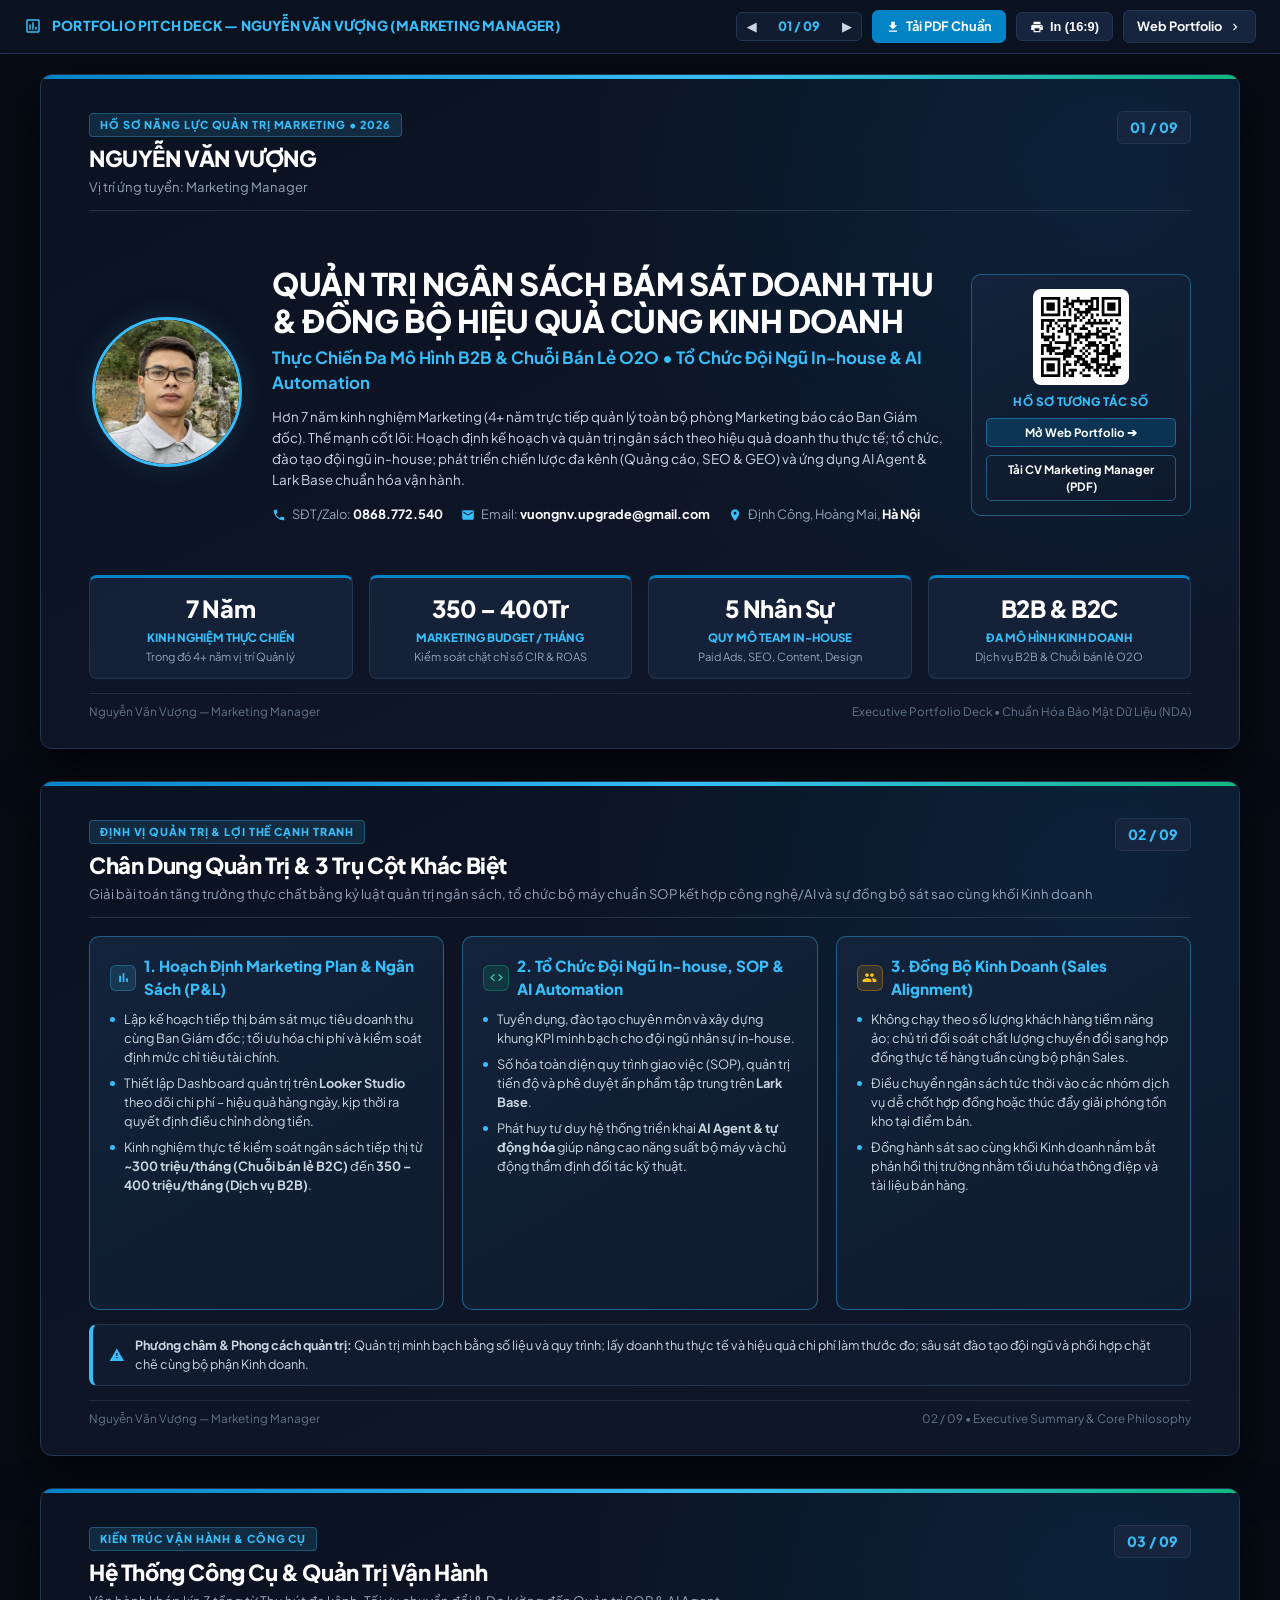
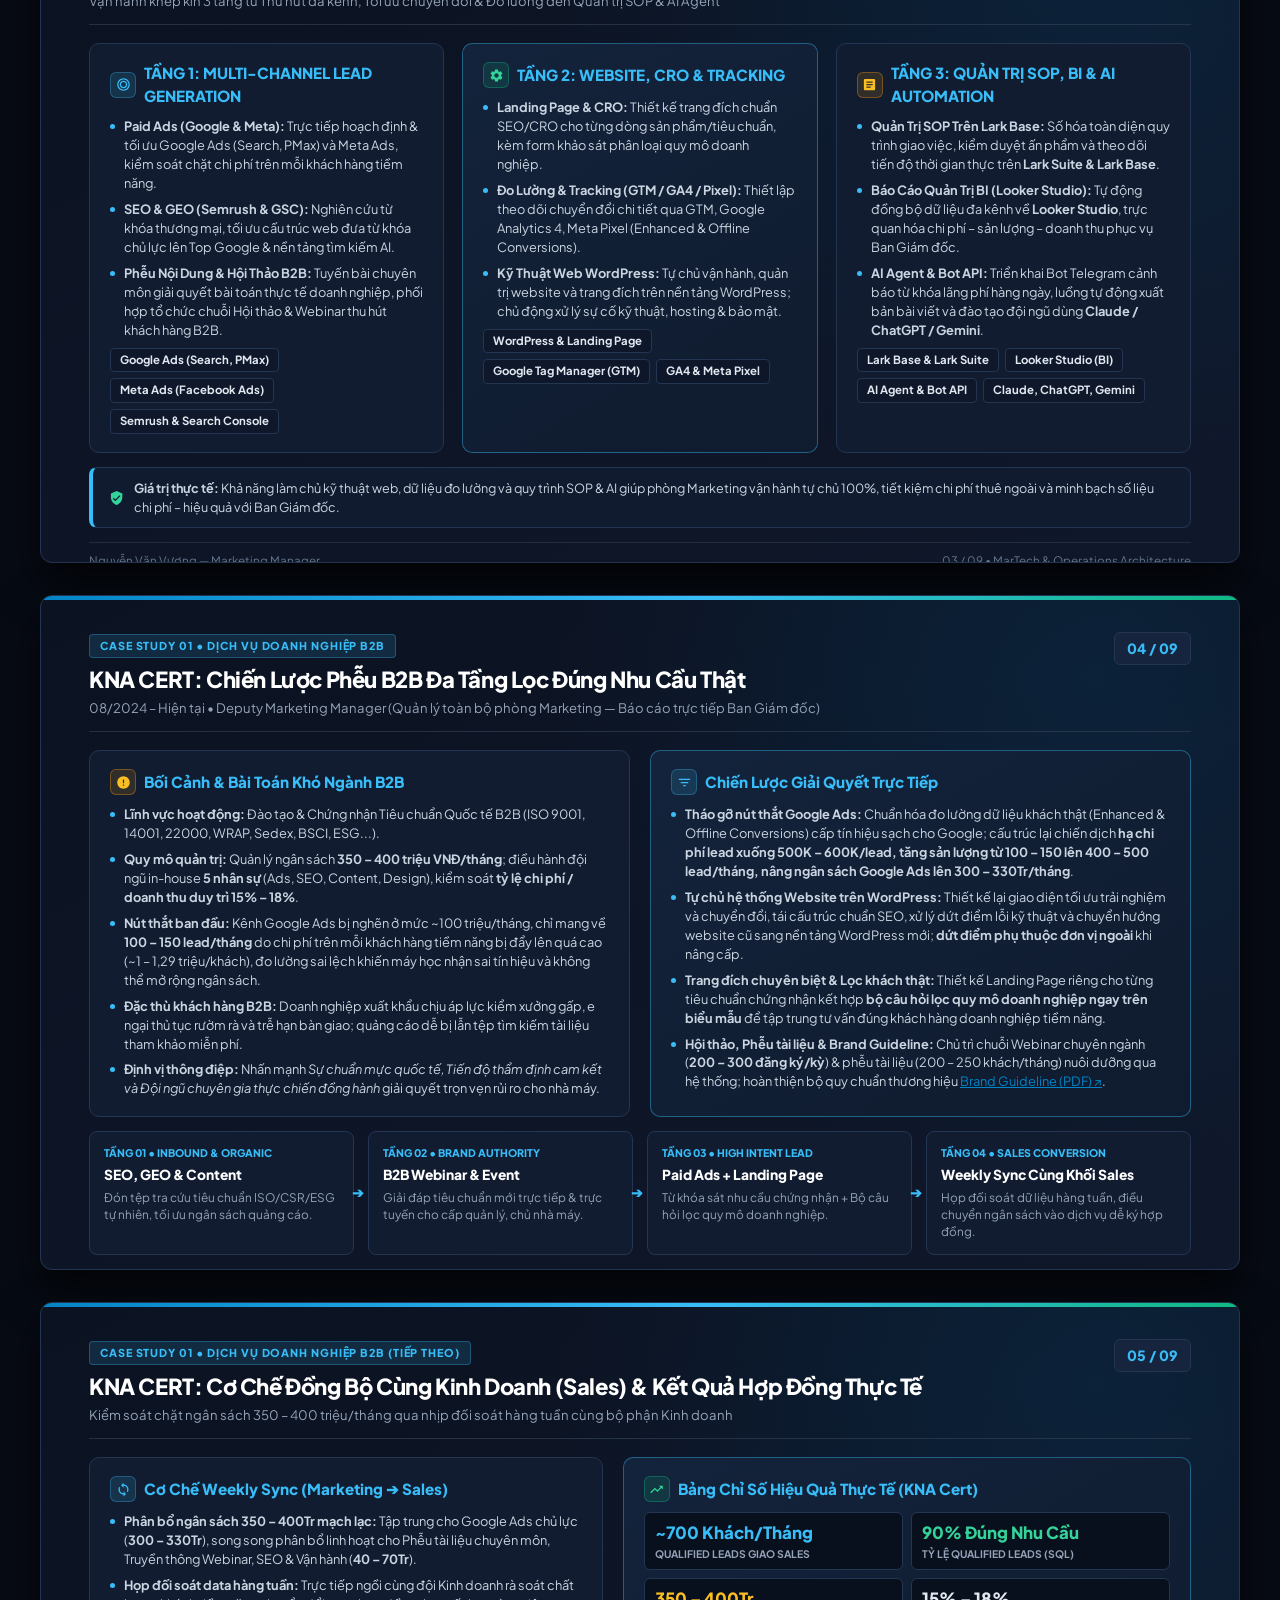
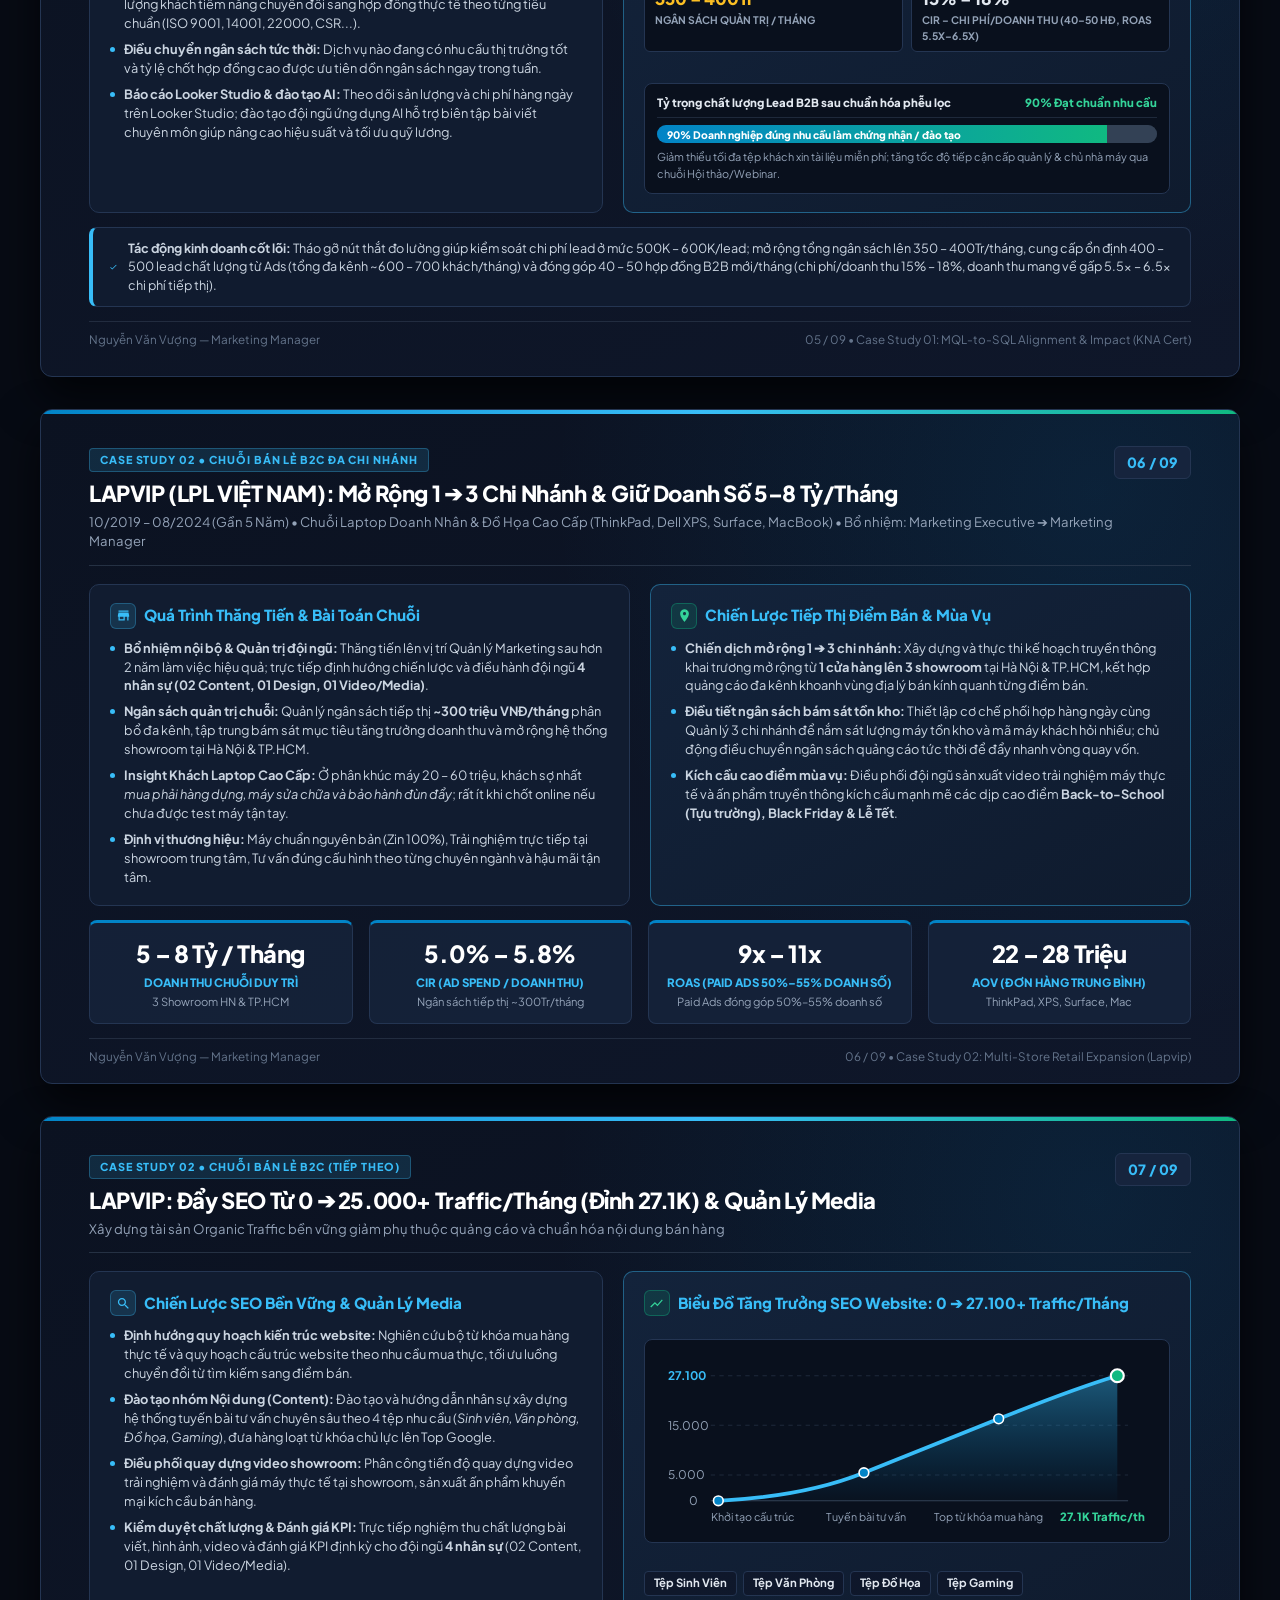
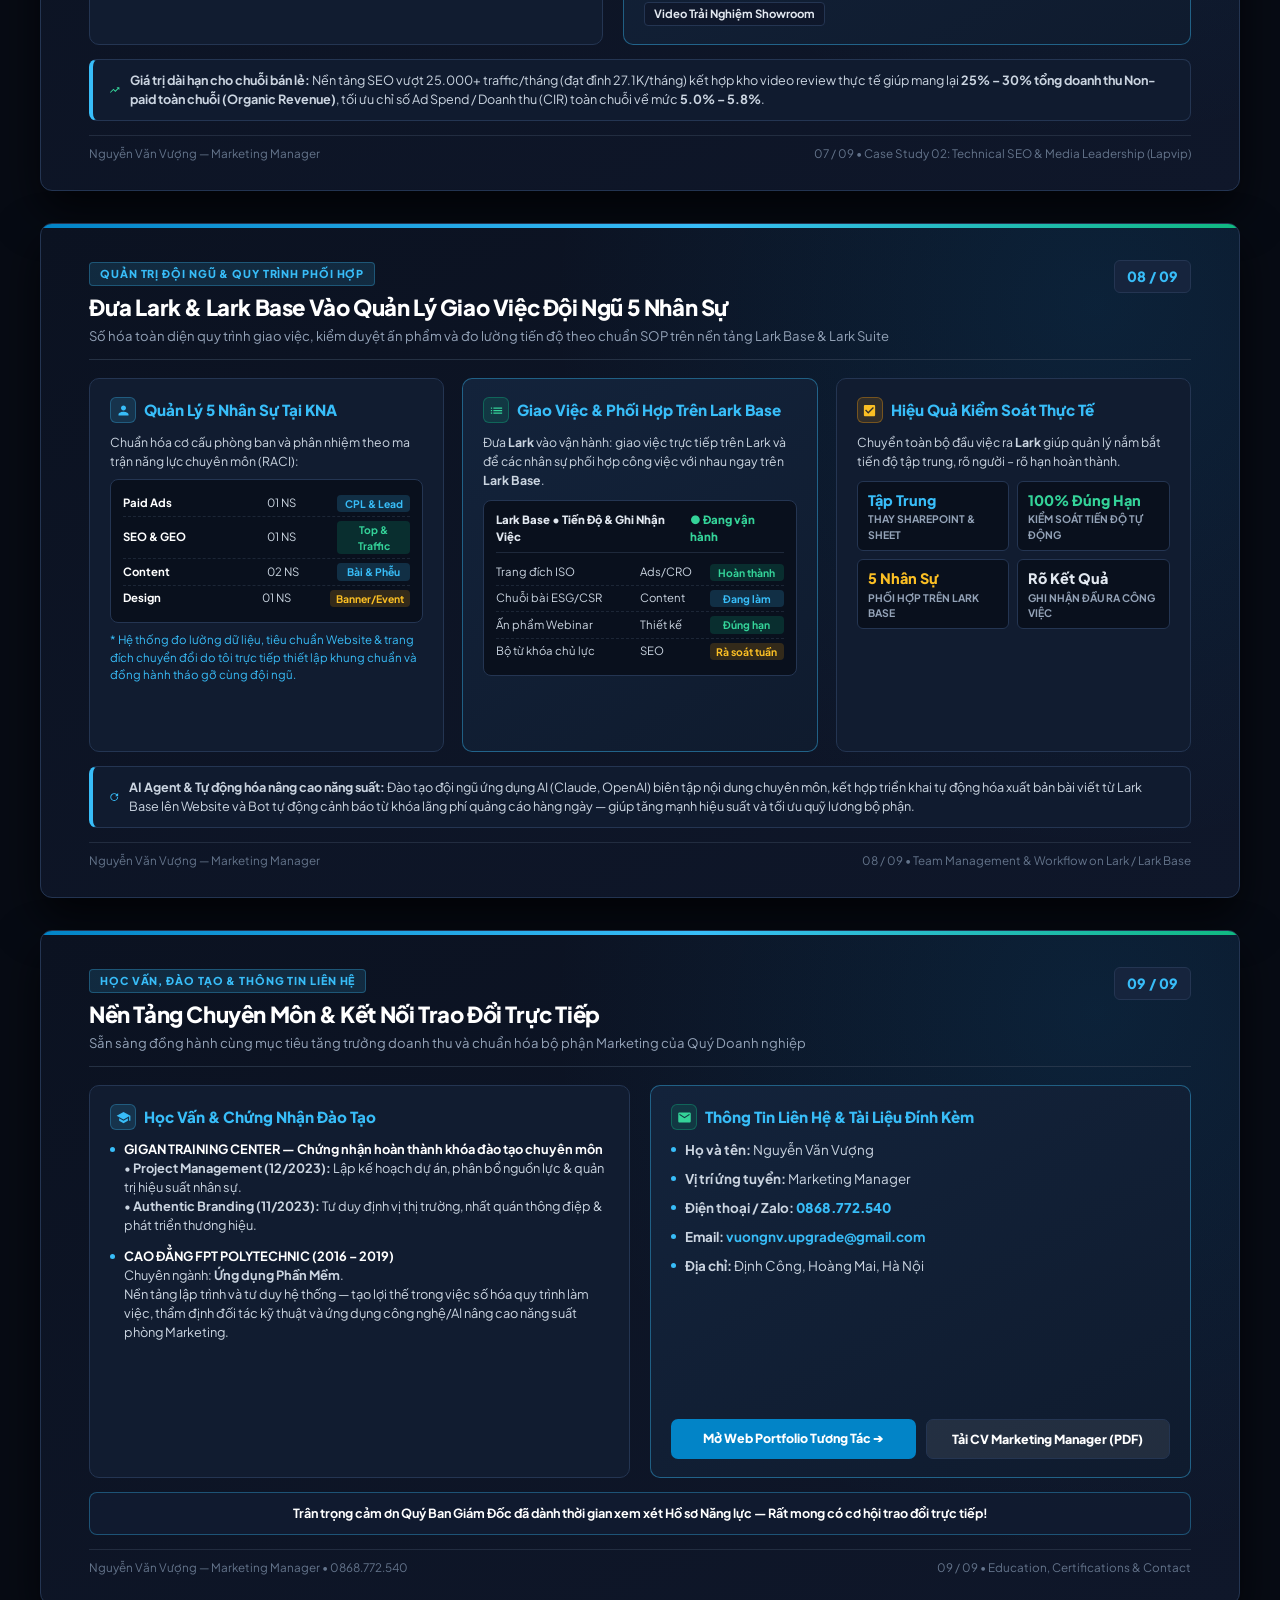
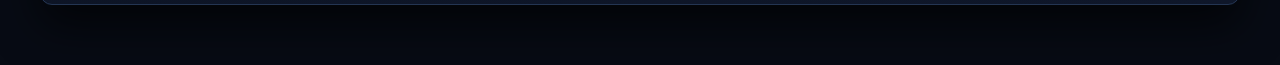
<file: deck.html>
<!DOCTYPE html>
<html lang="vi">
<head>
    <meta charset="UTF-8">
    <meta name="viewport" content="width=device-width, initial-scale=1.0">
    <title>Hồ Sơ Năng Lực Marketing Manager — Nguyễn Văn Vượng</title>
    <style>
        @import url('https://fonts.googleapis.com/css2?family=Plus+Jakarta+Sans:wght@400;500;600;700;800&display=swap');

        :root {
            --bg-dark: #070b14;
            --bg-slide: #0b1221;
            --bg-card: #111c30;
            --bg-card-alt: #16243d;
            --primary: #0284c7;
            --primary-light: #38bdf8;
            --primary-glow: rgba(56, 189, 248, 0.14);
            --accent: #10b981;
            --amber: #f59e0b;
            --text-main: #f8fafc;
            --text-body: #cbd5e1;
            --text-muted: #94a3b8;
            --border: #243552;
            --font-family: 'Plus Jakarta Sans', -apple-system, BlinkMacSystemFont, "Segoe UI", Roboto, sans-serif;
        }

        * {
            box-sizing: border-box;
            margin: 0;
            padding: 0;
            -webkit-print-color-adjust: exact !important;
            print-color-adjust: exact !important;
        }

        html {
            scroll-behavior: smooth;
        }

        body {
            font-family: var(--font-family);
            background-color: var(--bg-dark);
            color: var(--text-main);
            overflow-x: hidden;
            line-height: 1.48;
        }

        /* Top Control Bar (Hidden in Print) */
        .deck-controls {
            position: fixed;
            top: 0;
            left: 0;
            right: 0;
            height: 54px;
            background: rgba(11, 18, 33, 0.96);
            backdrop-filter: blur(10px);
            border-bottom: 1px solid var(--border);
            display: flex;
            align-items: center;
            justify-content: space-between;
            padding: 0 24px;
            z-index: 1000;
        }

        .deck-controls .title {
            font-size: 0.86rem;
            font-weight: 800;
            color: var(--primary-light);
            display: flex;
            align-items: center;
            gap: 10px;
            letter-spacing: 0.2px;
        }

        .deck-controls .nav-buttons {
            display: flex;
            align-items: center;
            gap: 10px;
        }

        .btn-ctrl {
            background: var(--bg-card-alt);
            color: var(--text-main);
            border: 1px solid var(--border);
            padding: 6px 13px;
            border-radius: 6px;
            font-size: 0.8rem;
            font-weight: 700;
            cursor: pointer;
            transition: all 0.2s;
            text-decoration: none;
            display: inline-flex;
            align-items: center;
            gap: 6px;
            white-space: nowrap;
        }

        .btn-ctrl:hover {
            background: var(--primary);
            border-color: var(--primary);
            color: #fff;
        }

        .btn-ctrl-primary {
            background: var(--primary);
            border-color: var(--primary);
            color: #fff;
        }

        .btn-ctrl-primary:hover {
            background: #0369a1;
        }

        .slide-nav-pill {
            display: inline-flex;
            align-items: center;
            background: var(--bg-card);
            border: 1px solid var(--border);
            border-radius: 6px;
            overflow: hidden;
        }

        .slide-nav-pill button {
            background: transparent;
            border: none;
            color: var(--text-body);
            padding: 6px 10px;
            cursor: pointer;
            font-size: 0.78rem;
            font-weight: 800;
        }

        .slide-nav-pill button:hover {
            background: var(--primary);
            color: #fff;
        }

        .slide-counter {
            font-size: 0.8rem;
            color: var(--primary-light);
            font-weight: 800;
            padding: 0 10px;
            min-width: 66px;
            text-align: center;
        }

        /* Presentation Container */
        .presentation {
            padding-top: 74px;
            display: flex;
            flex-direction: column;
            align-items: center;
            gap: 32px;
            padding-bottom: 60px;
        }

        /* Individual 16:9 Slide (1200 x 675) */
        .slide {
            width: 1200px;
            height: 675px;
            background: radial-gradient(circle at 88% 12%, rgba(2, 132, 199, 0.12) 0%, transparent 45%),
                        linear-gradient(155deg, #0b1221 0%, #0f172a 100%);
            border: 1px solid var(--border);
            border-radius: 12px;
            box-shadow: 0 20px 45px rgba(0, 0, 0, 0.65);
            position: relative;
            overflow: hidden;
            padding: 36px 48px 28px 48px;
            display: flex;
            flex-direction: column;
            justify-content: space-between;
            scroll-margin-top: 68px;
        }

        .slide::before {
            content: '';
            position: absolute;
            top: 0;
            left: 0;
            right: 0;
            height: 4px;
            background: linear-gradient(90deg, var(--primary) 0%, var(--primary-light) 55%, var(--accent) 100%);
        }

        /* Slide Header */
        .slide-header {
            display: flex;
            justify-content: space-between;
            align-items: flex-start;
            border-bottom: 1px solid rgba(51, 65, 85, 0.65);
            padding-bottom: 14px;
        }

        .slide-badge {
            display: inline-flex;
            align-items: center;
            gap: 6px;
            font-size: 0.68rem;
            font-weight: 800;
            text-transform: uppercase;
            letter-spacing: 0.9px;
            color: var(--primary-light);
            background: var(--primary-glow);
            padding: 3px 10px;
            border-radius: 4px;
            border: 1px solid rgba(56, 189, 248, 0.3);
            margin-bottom: 5px;
        }

        .slide-title {
            font-size: 1.38rem;
            font-weight: 800;
            color: #fff;
            letter-spacing: -0.4px;
        }

        .slide-subtitle {
            font-size: 0.82rem;
            color: var(--text-muted);
            margin-top: 2px;
        }

        .slide-number-tag {
            font-size: 0.88rem;
            font-weight: 800;
            color: var(--primary-light);
            background: var(--bg-card-alt);
            border: 1px solid var(--border);
            padding: 5px 12px;
            border-radius: 6px;
            flex-shrink: 0;
        }

        /* Slide Body */
        .slide-body {
            flex: 1;
            padding: 18px 0 14px 0;
            display: flex;
            flex-direction: column;
            justify-content: space-between;
            gap: 14px;
        }

        /* Slide Footer */
        .slide-footer {
            display: flex;
            justify-content: space-between;
            align-items: center;
            font-size: 0.73rem;
            color: #64748b;
            border-top: 1px solid rgba(51, 65, 85, 0.55);
            padding-top: 9px;
        }

        /* Grids */
        .grid-2 {
            display: grid;
            grid-template-columns: 1fr 1fr;
            gap: 20px;
        }

        .grid-2-wide-right {
            display: grid;
            grid-template-columns: 0.95fr 1.05fr;
            gap: 20px;
        }

        .grid-3 {
            display: grid;
            grid-template-columns: repeat(3, 1fr);
            gap: 18px;
        }

        /* Cards */
        .card {
            background: var(--bg-card);
            border: 1px solid var(--border);
            border-radius: 10px;
            padding: 18px 20px;
            position: relative;
        }

        .card-highlight {
            background: linear-gradient(150deg, #13233b 0%, #0f1b2e 100%);
            border-color: rgba(56, 189, 248, 0.42);
        }

        .card-title {
            font-size: 0.95rem;
            font-weight: 800;
            color: var(--primary-light);
            margin-bottom: 10px;
            display: flex;
            align-items: center;
            gap: 8px;
        }

        .icon-box {
            width: 26px;
            height: 26px;
            border-radius: 6px;
            background: rgba(56, 189, 248, 0.14);
            border: 1px solid rgba(56, 189, 248, 0.3);
            display: inline-flex;
            align-items: center;
            justify-content: center;
            color: var(--primary-light);
            flex-shrink: 0;
        }

        .icon-box.green {
            background: rgba(16, 185, 129, 0.14);
            border-color: rgba(16, 185, 129, 0.35);
            color: #34d399;
        }

        .icon-box.amber {
            background: rgba(245, 158, 11, 0.14);
            border-color: rgba(245, 158, 11, 0.35);
            color: #fbbf24;
        }

        .card-text {
            font-size: 0.81rem;
            color: var(--text-body);
            line-height: 1.54;
        }

        .bullet-list {
            list-style: none;
            display: flex;
            flex-direction: column;
            gap: 7px;
            font-size: 0.8rem;
            color: var(--text-body);
        }

        .bullet-list li {
            position: relative;
            padding-left: 14px;
            line-height: 1.48;
        }

        .bullet-list li::before {
            content: '';
            position: absolute;
            left: 0;
            top: 7px;
            width: 5px;
            height: 5px;
            border-radius: 50%;
            background: var(--primary-light);
        }

        /* Cover Slide */
        .cover-grid {
            display: grid;
            grid-template-columns: 155px 1fr 220px;
            align-items: center;
            gap: 28px;
            margin: auto 0;
        }

        .cover-avatar-wrap {
            position: relative;
            text-align: center;
        }

        .cover-avatar {
            width: 150px;
            height: 150px;
            border-radius: 50%;
            object-fit: cover;
            border: 3.5px solid var(--primary-light);
            box-shadow: 0 0 28px var(--primary-glow);
        }

        .cover-status {
            display: inline-block;
            margin-top: -12px;
            position: relative;
            background: #059669;
            color: #fff;
            font-size: 0.68rem;
            font-weight: 800;
            padding: 3px 10px;
            border-radius: 12px;
            border: 2px solid var(--bg-slide);
        }

        .cover-info h1 {
            font-size: 1.95rem;
            font-weight: 800;
            color: #fff;
            letter-spacing: -0.5px;
            line-height: 1.18;
        }

        .cover-role {
            font-size: 1.05rem;
            font-weight: 700;
            color: var(--primary-light);
            margin-top: 6px;
        }

        .cover-desc {
            font-size: 0.84rem;
            color: var(--text-body);
            margin-top: 12px;
            line-height: 1.56;
        }

        .cover-contact {
            display: flex;
            flex-wrap: wrap;
            gap: 18px;
            margin-top: 14px;
            font-size: 0.8rem;
            color: var(--text-muted);
        }

        .cover-contact-item {
            display: inline-flex;
            align-items: center;
            gap: 6px;
        }

        .cover-contact-item strong {
            color: #fff;
        }

        /* QR / Digital Card */
        .qr-card {
            background: linear-gradient(155deg, #13233b 0%, #0e192b 100%);
            border: 1px solid rgba(56, 189, 248, 0.38);
            border-radius: 10px;
            padding: 14px;
            text-align: center;
            display: flex;
            flex-direction: column;
            align-items: center;
            gap: 8px;
        }

        .qr-svg-box {
            background: #fff;
            padding: 8px;
            border-radius: 8px;
            width: 96px;
            height: 96px;
            display: flex;
            align-items: center;
            justify-content: center;
        }

        .qr-label {
            font-size: 0.73rem;
            font-weight: 800;
            color: var(--primary-light);
            text-transform: uppercase;
            letter-spacing: 0.4px;
        }

        .qr-link-btn {
            display: inline-block;
            width: 100%;
            background: rgba(2, 132, 199, 0.22);
            border: 1px solid rgba(56, 189, 248, 0.4);
            color: #fff;
            text-decoration: none;
            font-size: 0.72rem;
            font-weight: 700;
            padding: 5px 8px;
            border-radius: 5px;
        }

        /* Metric Strip */
        .metric-banner {
            display: grid;
            grid-template-columns: repeat(4, 1fr);
            gap: 16px;
        }

        .metric-box {
            background: rgba(22, 36, 61, 0.78);
            border: 1px solid var(--border);
            border-radius: 8px;
            padding: 13px 14px;
            text-align: center;
            border-top: 3px solid var(--primary);
        }

        .metric-val {
            font-size: 1.48rem;
            font-weight: 800;
            color: #fff;
            letter-spacing: -0.4px;
        }

        .metric-lbl {
            font-size: 0.72rem;
            font-weight: 800;
            color: var(--primary-light);
            text-transform: uppercase;
            margin-top: 3px;
        }

        .metric-sub {
            font-size: 0.7rem;
            color: var(--text-muted);
            margin-top: 2px;
        }

        /* Tool Pills */
        .pill-group {
            display: flex;
            flex-wrap: wrap;
            gap: 6px;
            margin-top: 8px;
        }

        .tool-pill {
            font-size: 0.71rem;
            font-weight: 700;
            padding: 3px 9px;
            border-radius: 4px;
            background: rgba(15, 23, 42, 0.85);
            border: 1px solid var(--border);
            color: #e2e8f0;
        }

        /* Funnel Row */
        .funnel-row {
            display: grid;
            grid-template-columns: repeat(4, 1fr);
            gap: 14px;
        }

        .funnel-col {
            background: var(--bg-card);
            border: 1px solid var(--border);
            border-radius: 8px;
            padding: 13px 14px;
            position: relative;
        }

        .funnel-col::after {
            content: '➔';
            position: absolute;
            right: -11px;
            top: 50%;
            transform: translateY(-50%);
            color: var(--primary-light);
            font-size: 0.85rem;
            font-weight: 800;
            z-index: 2;
        }

        .funnel-col:last-child::after {
            display: none;
        }

        .funnel-step-tag {
            font-size: 0.66rem;
            font-weight: 800;
            color: var(--primary-light);
            text-transform: uppercase;
        }

        .funnel-step-name {
            font-size: 0.86rem;
            font-weight: 800;
            color: #fff;
            margin: 4px 0 5px 0;
        }

        .funnel-step-desc {
            font-size: 0.74rem;
            color: var(--text-muted);
            line-height: 1.42;
        }

        /* Mini UI Mockups (Slide 8 & Slide 5) */
        .ui-mockup {
            background: #09101d;
            border: 1px solid var(--border);
            border-radius: 8px;
            padding: 11px 12px;
            margin-top: 10px;
            font-size: 0.71rem;
        }

        .ui-mockup-head {
            display: flex;
            justify-content: space-between;
            font-weight: 800;
            color: #e2e8f0;
            border-bottom: 1px solid #1e293b;
            padding-bottom: 6px;
            margin-bottom: 7px;
        }

        .ui-row {
            display: grid;
            grid-template-columns: 1.5fr 0.7fr 0.8fr;
            gap: 6px;
            padding: 4px 0;
            border-bottom: 1px dashed rgba(51, 65, 85, 0.45);
            color: #cbd5e1;
            align-items: center;
        }

        .ui-row:last-child {
            border-bottom: none;
        }

        .status-dot {
            display: inline-block;
            padding: 1px 6px;
            border-radius: 4px;
            font-size: 0.65rem;
            font-weight: 700;
            text-align: center;
        }

        .status-green { background: rgba(16, 185, 129, 0.18); color: #34d399; }
        .status-blue { background: rgba(56, 189, 248, 0.18); color: #38bdf8; }
        .status-amber { background: rgba(245, 158, 11, 0.18); color: #fbbf24; }

        .kpi-mini-grid {
            display: grid;
            grid-template-columns: 1fr 1fr;
            gap: 8px;
            margin-top: 10px;
        }

        .kpi-mini-box {
            background: #09101d;
            border: 1px solid var(--border);
            border-radius: 6px;
            padding: 8px 10px;
        }

        .kpi-mini-val {
            font-size: 1.05rem;
            font-weight: 800;
            color: #34d399;
        }

        .kpi-mini-lbl {
            font-size: 0.65rem;
            color: var(--text-muted);
            text-transform: uppercase;
            font-weight: 700;
        }

        /* Note Callout Strip */
        .callout-strip {
            background: rgba(17, 28, 48, 0.92);
            border: 1px solid var(--border);
            border-left: 4px solid var(--primary-light);
            border-radius: 8px;
            padding: 11px 16px;
            font-size: 0.79rem;
            color: var(--text-body);
            display: flex;
            align-items: center;
            gap: 10px;
        }

        /* Timeline 30-60-90 */
        .timeline-box {
            display: grid;
            grid-template-columns: repeat(3, 1fr);
            gap: 18px;
            flex: 1;
        }

        .timeline-card {
            background: var(--bg-card);
            border: 1px solid var(--border);
            border-radius: 10px;
            padding: 18px 20px;
            border-top: 4px solid var(--primary);
            display: flex;
            flex-direction: column;
        }

        .timeline-card.month60 { border-top-color: var(--accent); }
        .timeline-card.month90 { border-top-color: var(--amber); }

        .timeline-phase {
            font-size: 0.7rem;
            font-weight: 800;
            color: var(--primary-light);
            text-transform: uppercase;
            letter-spacing: 0.6px;
        }

        .timeline-card.month60 .timeline-phase { color: #34d399; }
        .timeline-card.month90 .timeline-phase { color: #fbbf24; }

        .timeline-title {
            font-size: 1rem;
            font-weight: 800;
            color: #fff;
            margin: 4px 0 12px 0;
            padding-bottom: 8px;
            border-bottom: 1px solid rgba(51, 65, 85, 0.5);
        }

        /* Print Mode: Exact 10-page 16:9 Landscape PDF (Pure Vector Optimized) */
        @media print {
            @page {
                size: 16in 9in;
                margin: 0;
            }

            *, *::before, *::after {
                -webkit-print-color-adjust: exact !important;
                print-color-adjust: exact !important;
                box-shadow: none !important;
                text-shadow: none !important;
                filter: none !important;
                backdrop-filter: none !important;
            }

            html, body {
                width: 16in !important;
                margin: 0 !important;
                padding: 0 !important;
                background: #0b1221 !important;
                background-image: none !important;
            }

            .deck-controls {
                display: none !important;
            }

            .presentation {
                padding: 0 !important;
                gap: 0 !important;
                display: block !important;
            }

            .slide {
                width: 16in !important;
                height: 9in !important;
                border-radius: 0 !important;
                border: none !important;
                box-shadow: none !important;
                page-break-after: always !important;
                break-after: page !important;
                page-break-inside: avoid !important;
                padding: 0.48in 0.62in 0.38in 0.62in !important;
                background: #0b1221 !important;
                background-image: none !important;
            }

            .slide::before {
                background: #0284c7 !important;
                background-image: none !important;
            }

            .card {
                background: #111c30 !important;
                background-image: none !important;
                box-shadow: none !important;
            }

            .card-highlight {
                background: #16243d !important;
                background-image: none !important;
                border-color: #38bdf8 !important;
            }

            .metric-banner, .qr-card {
                background: #13233b !important;
                background-image: none !important;
                box-shadow: none !important;
            }

            .cover-avatar {
                box-shadow: none !important;
            }

            .callout-strip, .timeline-card, .metric-box, .kpi-mini-box, .ui-mockup {
                box-shadow: none !important;
                background-image: none !important;
            }

            .slide:last-child {
                page-break-after: auto !important;
                break-after: auto !important;
            }
        }
    </style>
</head>
<body>

    <!-- TOP CONTROLS -->
    <div class="deck-controls">
        <div class="title">
            <svg width="18" height="18" viewBox="0 0 24 24" fill="currentColor"><path d="M19 3H5c-1.1 0-2 .9-2 2v14c0 1.1.9 2 2 2h14c1.1 0 2-.9 2-2V5c0-1.1-.9-2-2-2zm0 16H5V5h14v14zM7 10h2v7H7zm4-3h2v10h-2zm4 6h2v4h-2z"/></svg>
            <span>PORTFOLIO PITCH DECK — NGUYỄN VĂN VƯỢNG (MARKETING MANAGER)</span>
        </div>
        <div class="nav-buttons">
            <div class="slide-nav-pill" title="Dùng phím mũi tên Trái / Phải để chuyển Slide">
                <button type="button" id="prevSlideBtn" aria-label="Slide trước">◀</button>
                <span class="slide-counter" id="slideCounter">01 / 09</span>
                <button type="button" id="nextSlideBtn" aria-label="Slide tiếp">▶</button>
            </div>
            <a href="assets/Portfolio_Nguyen_Van_Vuong_Marketing_Manager.pdf" download class="btn-ctrl btn-ctrl-primary">
                <svg width="14" height="14" viewBox="0 0 24 24" fill="currentColor"><path d="M19 9h-4V3H9v6H5l7 7 7-7zM5 18v2h14v-2H5z"/></svg>
                <span>Tải PDF Chuẩn</span>
            </a>
            <button type="button" class="btn-ctrl" onclick="window.print()">
                <svg width="14" height="14" viewBox="0 0 24 24" fill="currentColor"><path d="M19 8H5c-1.66 0-3 1.34-3 3v6h4v4h12v-4h4v-6c0-1.66-1.34-3-3-3zm-3 11H8v-5h8v5zm3-7c-.55 0-1-.45-1-1s.45-1 1-1 1 .45 1 1-.45 1-1 1zm-1-9H6v4h12V3z"/></svg>
                <span>In (16:9)</span>
            </button>
            <a href="index.html" class="btn-ctrl">
                <span>Web Portfolio</span>
                <svg width="14" height="14" viewBox="0 0 24 24" fill="currentColor"><path d="M10 6L8.59 7.41 13.17 12l-4.58 4.59L10 18l6-6z"/></svg>
            </a>
        </div>
    </div>

    <!-- PRESENTATION SLIDES -->
    <div class="presentation">

        <!-- ================= SLIDE 01 ================= -->
        <!-- ================= SLIDE 01: COVER ================= -->
        <section class="slide" id="slide-1">
            <div class="slide-header">
                <div>
                    <span class="slide-badge">Hồ Sơ Năng Lực Quản Trị Marketing • 2026</span>
                    <div class="slide-title">NGUYỄN VĂN VƯỢNG</div>
                    <div class="slide-subtitle">Vị trí ứng tuyển: Marketing Manager</div>
                </div>
                <div class="slide-number-tag">01 / 09</div>
            </div>

            <div class="slide-body">
                <div class="cover-grid">
                    <div class="cover-avatar-wrap">
                        <img src="assets/avatar.jpg" alt="Nguyễn Văn Vượng" class="cover-avatar">
                    </div>

                    <div class="cover-info">
                        <h1>QUẢN TRỊ NGÂN SÁCH BÁM SÁT DOANH THU<br>&amp; ĐỒNG BỘ HIỆU QUẢ CÙNG KINH DOANH</h1>
                        <div class="cover-role">Thực Chiến Đa Mô Hình B2B &amp; Chuỗi Bán Lẻ O2O • Tổ Chức Đội Ngũ In-house &amp; AI Automation</div>
                        <p class="cover-desc">
                            Hơn 7 năm kinh nghiệm Marketing (4+ năm trực tiếp quản lý toàn bộ phòng Marketing báo cáo Ban Giám đốc). Thế mạnh cốt lõi: Hoạch định kế hoạch và quản trị ngân sách theo hiệu quả doanh thu thực tế; tổ chức, đào tạo đội ngũ in-house; phát triển chiến lược đa kênh (Quảng cáo, SEO &amp; GEO) và ứng dụng AI Agent &amp; Lark Base chuẩn hóa vận hành.
                        </p>
                        <div class="cover-contact">
                            <div class="cover-contact-item">
                                <svg width="14" height="14" viewBox="0 0 24 24" fill="#38bdf8"><path d="M6.62 10.79c1.44 2.83 3.76 5.14 6.59 6.59l2.2-2.2c.27-.27.67-.36 1.02-.24 1.12.37 2.33.57 3.57.57.55 0 1 .45 1 1V20c0 .55-.45 1-1 1-9.39 0-17-7.61-17-17 0-.55.45-1 1-1h3.5c.55 0 1 .45 1 1 0 1.25.2 2.45.57 3.57.11.35.03.74-.25 1.02l-2.2 2.2z"/></svg>
                                <span>SĐT/Zalo: <strong>0868.772.540</strong></span>
                            </div>
                            <div class="cover-contact-item">
                                <svg width="14" height="14" viewBox="0 0 24 24" fill="#38bdf8"><path d="M20 4H4c-1.1 0-2 .9-2 2v12c0 1.1.9 2 2 2h16c1.1 0 2-.9 2-2V6c0-1.1-.9-2-2-2zm0 4l-8 5-8-5V6l8 5 8-5v2z"/></svg>
                                <span>Email: <strong>vuongnv.upgrade@gmail.com</strong></span>
                            </div>
                            <div class="cover-contact-item">
                                <svg width="14" height="14" viewBox="0 0 24 24" fill="#38bdf8"><path d="M12 2C8.13 2 5 5.13 5 9c0 5.25 7 13 7 13s7-7.75 7-13c0-3.87-3.13-7-7-7zm0 9.5c-1.38 0-2.5-1.12-2.5-2.5s1.12-2.5 2.5-2.5 2.5 1.12 2.5 2.5-1.12 2.5-2.5 2.5z"/></svg>
                                <span>Định Công, Hoàng Mai, <strong>Hà Nội</strong></span>
                            </div>
                        </div>
                    </div>

                    <div class="qr-card">
                        <div class="qr-svg-box">
                            <img src="assets/qr_portfolio.svg" width="80" height="80" alt="QR Code Portfolio" style="display:block;">
                        </div>
                        <div class="qr-label">Hồ Sơ Tương Tác Số</div>
                        <a href="index.html" class="qr-link-btn">Mở Web Portfolio ➔</a>
                        <a href="assets/CV_Nguyen_Van_Vuong_Marketing_Manager.pdf" download class="qr-link-btn" style="background:transparent;">Tải CV Marketing Manager (PDF)</a>
                    </div>
                </div>

                <div class="metric-banner">
                    <div class="metric-box">
                        <div class="metric-val">7 Năm</div>
                        <div class="metric-lbl">Kinh Nghiệm Thực Chiến</div>
                        <div class="metric-sub">Trong đó 4+ năm vị trí Quản lý</div>
                    </div>
                    <div class="metric-box">
                        <div class="metric-val">350 – 400Tr</div>
                        <div class="metric-lbl">Marketing Budget / Tháng</div>
                        <div class="metric-sub">Kiểm soát chặt chỉ số CIR &amp; ROAS</div>
                    </div>
                    <div class="metric-box">
                        <div class="metric-val">5 Nhân Sự</div>
                        <div class="metric-lbl">Quy Mô Team In-house</div>
                        <div class="metric-sub">Paid Ads, SEO, Content, Design</div>
                    </div>
                    <div class="metric-box">
                        <div class="metric-val">B2B &amp; B2C</div>
                        <div class="metric-lbl">Đa Mô Hình Kinh Doanh</div>
                        <div class="metric-sub">Dịch vụ B2B &amp; Chuỗi bán lẻ O2O</div>
                    </div>
                </div>
            </div>

            <div class="slide-footer">
                <div>Nguyễn Văn Vượng — Marketing Manager</div>
                <div>Executive Portfolio Deck • Chuẩn Hóa Bảo Mật Dữ Liệu (NDA)</div>
            </div>
        </section>

        <!-- ================= SLIDE 02 ================= -->
        <!-- ================= SLIDE 02: EXECUTIVE SUMMARY & USP ================= -->
        <section class="slide" id="slide-2">
            <div class="slide-header">
                <div>
                    <span class="slide-badge">Định Vị Quản Trị & Lợi Thế Cạnh Tranh</span>
                    <div class="slide-title">Chân Dung Quản Trị & 3 Trụ Cột Khác Biệt</div>
                    <div class="slide-subtitle">Giải bài toán tăng trưởng thực chất bằng kỷ luật quản trị ngân sách, tổ chức bộ máy chuẩn SOP kết hợp công nghệ/AI và sự đồng bộ sát sao cùng khối Kinh doanh</div>
                </div>
                <div class="slide-number-tag">02 / 09</div>
            </div>

            <div class="slide-body">
                <div class="grid-3" style="flex:1;">
                    <div class="card card-highlight">
                        <div class="card-title">
                            <span class="icon-box"><svg width="15" height="15" viewBox="0 0 24 24" fill="currentColor"><path d="M5 9.2h3V19H5zM10.6 5h2.8v14h-2.8zm5.6 8H19v6h-2.8z"/></svg></span>
                            <span>1. Hoạch Định Marketing Plan & Ngân Sách (P&L)</span>
                        </div>
                        <ul class="bullet-list">
                            <li>Lập kế hoạch tiếp thị bám sát mục tiêu doanh thu cùng Ban Giám đốc; tối ưu hóa chi phí và kiểm soát định mức chỉ tiêu tài chính.</li>
                            <li>Thiết lập Dashboard quản trị trên <strong>Looker Studio</strong> theo dõi chi phí – hiệu quả hàng ngày, kịp thời ra quyết định điều chỉnh dòng tiền.</li>
                            <li>Kinh nghiệm thực tế kiểm soát ngân sách tiếp thị từ <strong>~300 triệu/tháng (Chuỗi bán lẻ B2C)</strong> đến <strong>350 – 400 triệu/tháng (Dịch vụ B2B)</strong>.</li>
                        </ul>
                    </div>

                    <div class="card card-highlight">
                        <div class="card-title">
                            <span class="icon-box green"><svg width="15" height="15" viewBox="0 0 24 24" fill="currentColor"><path d="M9.4 16.6L4.8 12l4.6-4.6L8 6l-6 6 6 6 1.4-1.4zm5.2 0l4.6-4.6-4.6-4.6L16 6l6 6-6 6-1.4-1.4z"/></svg></span>
                            <span>2. Tổ Chức Đội Ngũ In-house, SOP & AI Automation</span>
                        </div>
                        <ul class="bullet-list">
                            <li>Tuyển dụng, đào tạo chuyên môn và xây dựng khung KPI minh bạch cho đội ngũ nhân sự in-house.</li>
                            <li>Số hóa toàn diện quy trình giao việc (SOP), quản trị tiến độ và phê duyệt ấn phẩm tập trung trên <strong>Lark Base</strong>.</li>
                            <li>Phát huy tư duy hệ thống triển khai <strong>AI Agent & tự động hóa</strong> giúp nâng cao năng suất bộ máy và chủ động thẩm định đối tác kỹ thuật.</li>
                        </ul>
                    </div>

                    <div class="card card-highlight">
                        <div class="card-title">
                            <span class="icon-box amber"><svg width="15" height="15" viewBox="0 0 24 24" fill="currentColor"><path d="M16 11c1.66 0 2.99-1.34 2.99-3S17.66 5 16 5c-1.66 0-3 1.34-3 3s1.34 3 3 3zm-8 0c1.66 0 2.99-1.34 2.99-3S9.66 5 8 5C6.34 5 5 6.34 5 8s1.34 3 3 3zm0 2c-2.33 0-7 1.17-7 3.5V19h14v-2.5c0-2.33-4.67-3.5-7-3.5zm8 0c-.29 0-.62.02-.97.05 1.16.84 1.97 1.97 1.97 3.45V19h6v-2.5c0-2.33-4.67-3.5-7-3.5z"/></svg></span>
                            <span>3. Đồng Bộ Kinh Doanh (Sales Alignment)</span>
                        </div>
                        <ul class="bullet-list">
                            <li>Không chạy theo số lượng khách hàng tiềm năng ảo; chủ trì đối soát chất lượng chuyển đổi sang hợp đồng thực tế hàng tuần cùng bộ phận Sales.</li>
                            <li>Điều chuyển ngân sách tức thời vào các nhóm dịch vụ dễ chốt hợp đồng hoặc thúc đẩy giải phóng tồn kho tại điểm bán.</li>
                            <li>Đồng hành sát sao cùng khối Kinh doanh nắm bắt phản hồi thị trường nhằm tối ưu hóa thông điệp và tài liệu bán hàng.</li>
                        </ul>
                    </div>
                </div>

                <div class="callout-strip">
                    <svg width="18" height="18" viewBox="0 0 24 24" fill="#38bdf8"><path d="M12 2L1 21h22L12 2zm1 15h-2v-2h2v2zm0-4h-2V9h2v4z"/></svg>
                    <div><strong>Phương châm & Phong cách quản trị:</strong> Quản trị minh bạch bằng số liệu và quy trình; lấy doanh thu thực tế và hiệu quả chi phí làm thước đo; sâu sát đào tạo đội ngũ và phối hợp chặt chẽ cùng bộ phận Kinh doanh.</div>
                </div>
            </div>

            <div class="slide-footer">
                <div>Nguyễn Văn Vượng — Marketing Manager</div>
                <div>02 / 09 • Executive Summary & Core Philosophy</div>
            </div>
        </section>

        <!-- ================= SLIDE 03 ================= -->
        <!-- ================= SLIDE 03: MARTECH & OPS ARCHITECTURE ================= -->
        <section class="slide" id="slide-3">
            <div class="slide-header">
                <div>
                    <span class="slide-badge">Kiến Trúc Vận Hành &amp; Công Cụ</span>
                    <div class="slide-title">Hệ Thống Công Cụ &amp; Quản Trị Vận Hành</div>
                    <div class="slide-subtitle">Vận hành khép kín 3 tầng từ Thu hút đa kênh, Tối ưu chuyển đổi &amp; Đo lường đến Quản trị SOP &amp; AI Agent</div>
                </div>
                <div class="slide-number-tag">03 / 09</div>
            </div>

            <div class="slide-body">
                <div class="grid-3" style="flex:1;">
                    <div class="card">
                        <div class="card-title">
                            <span class="icon-box"><svg width="15" height="15" viewBox="0 0 24 24" fill="currentColor"><path d="M12 2C6.48 2 2 6.48 2 12s4.48 10 10 10 10-4.48 10-10S17.52 2 12 2zm0 18c-4.42 0-8-3.58-8-8s3.58-8 8-8 8 3.58 8 8-3.58 8-8 8zm0-14c-3.31 0-6 2.69-6 6s2.69 6 6 6 6-2.69 6-6-2.69-6-6-6zm0 10c-2.21 0-4-1.79-4-4s1.79-4 4-4 4 1.79 4 4-1.79 4-4 4z"/></svg></span>
                            <span>TẦNG 1: MULTI-CHANNEL LEAD GENERATION</span>
                        </div>
                        <ul class="bullet-list">
                            <li><strong>Paid Ads (Google &amp; Meta):</strong> Trực tiếp hoạch định &amp; tối ưu Google Ads (Search, PMax) và Meta Ads, kiểm soát chặt chi phí trên mỗi khách hàng tiềm năng.</li>
                            <li><strong>SEO &amp; GEO (Semrush &amp; GSC):</strong> Nghiên cứu từ khóa thương mại, tối ưu cấu trúc web đưa từ khóa chủ lực lên Top Google &amp; nền tảng tìm kiếm AI.</li>
                            <li><strong>Phễu Nội Dung &amp; Hội Thảo B2B:</strong> Tuyến bài chuyên môn giải quyết bài toán thực tế doanh nghiệp, phối hợp tổ chức chuỗi Hội thảo &amp; Webinar thu hút khách hàng B2B.</li>
                        </ul>
                        <div class="pill-group">
                            <span class="tool-pill">Google Ads (Search, PMax)</span>
                            <span class="tool-pill">Meta Ads (Facebook Ads)</span>
                            <span class="tool-pill">Semrush &amp; Search Console</span>
                        </div>
                    </div>

                    <div class="card card-highlight">
                        <div class="card-title">
                            <span class="icon-box green"><svg width="15" height="15" viewBox="0 0 24 24" fill="currentColor"><path d="M19.14 12.94c.04-.3.06-.61.06-.94 0-.32-.02-.64-.07-.94l2.03-1.58c.18-.14.23-.41.12-.61l-1.92-3.32c-.12-.22-.37-.29-.59-.22l-2.39.96c-.5-.38-1.03-.7-1.62-.94l-.36-2.54c-.04-.24-.24-.41-.48-.41h-3.84c-.24 0-.43.17-.47.41l-.36 2.54c-.59.24-1.13.57-1.62.94l-2.39-.96c-.22-.08-.47 0-.59.22L2.74 8.87c-.12.21-.08.47.12.61l2.03 1.58c-.05.3-.09.63-.09.94s.02.64.07.94l-2.03 1.58c-.18.14-.23.41-.12.61l1.92 3.32c.12.22.37.29.59.22l2.39-.96c.5.38 1.03.7 1.62.94l.36 2.54c.05.24.24.41.48.41h3.84c.24 0 .44-.17.47-.41l.36-2.54c.59-.24 1.13-.56 1.62-.94l2.39.96c.22.08.47 0 .59-.22l1.92-3.32c.12-.22.07-.47-.12-.61l-2.01-1.58zM12 15.6c-1.98 0-3.6-1.62-3.6-3.6s1.62-3.6 3.6-3.6 3.6 1.62 3.6 3.6-1.62 3.6-3.6 3.6z"/></svg></span>
                            <span>TẦNG 2: WEBSITE, CRO &amp; TRACKING</span>
                        </div>
                        <ul class="bullet-list">
                            <li><strong>Landing Page &amp; CRO:</strong> Thiết kế trang đích chuẩn SEO/CRO cho từng dòng sản phẩm/tiêu chuẩn, kèm form khảo sát phân loại quy mô doanh nghiệp.</li>
                            <li><strong>Đo Lường &amp; Tracking (GTM / GA4 / Pixel):</strong> Thiết lập theo dõi chuyển đổi chi tiết qua GTM, Google Analytics 4, Meta Pixel (Enhanced &amp; Offline Conversions).</li>
                            <li><strong>Kỹ Thuật Web WordPress:</strong> Tự chủ vận hành, quản trị website và trang đích trên nền tảng WordPress; chủ động xử lý sự cố kỹ thuật, hosting &amp; bảo mật.</li>
                        </ul>
                        <div class="pill-group">
                            <span class="tool-pill">WordPress &amp; Landing Page</span>
                            <span class="tool-pill">Google Tag Manager (GTM)</span>
                            <span class="tool-pill">GA4 &amp; Meta Pixel</span>
                        </div>
                    </div>

                    <div class="card">
                        <div class="card-title">
                            <span class="icon-box amber"><svg width="15" height="15" viewBox="0 0 24 24" fill="currentColor"><path d="M19 3H5c-1.1 0-2 .9-2 2v14c0 1.1.9 2 2 2h14c1.1 0 2-.9 2-2V5c0-1.1-.9-2-2-2zm-5 14H7v-2h7v2zm3-4H7v-2h10v2zm0-4H7V7h10v2z"/></svg></span>
                            <span>TẦNG 3: QUẢN TRỊ SOP, BI &amp; AI AUTOMATION</span>
                        </div>
                        <ul class="bullet-list">
                            <li><strong>Quản Trị SOP Trên Lark Base:</strong> Số hóa toàn diện quy trình giao việc, kiểm duyệt ấn phẩm và theo dõi tiến độ thời gian thực trên <strong>Lark Suite &amp; Lark Base</strong>.</li>
                            <li><strong>Báo Cáo Quản Trị BI (Looker Studio):</strong> Tự động đồng bộ dữ liệu đa kênh về <strong>Looker Studio</strong>, trực quan hóa chi phí – sản lượng – doanh thu phục vụ Ban Giám đốc.</li>
                            <li><strong>AI Agent &amp; Bot API:</strong> Triển khai Bot Telegram cảnh báo từ khóa lãng phí hàng ngày, luồng tự động xuất bản bài viết và đào tạo đội ngũ dùng <strong>Claude / ChatGPT / Gemini</strong>.</li>
                        </ul>
                        <div class="pill-group">
                            <span class="tool-pill">Lark Base &amp; Lark Suite</span>
                            <span class="tool-pill">Looker Studio (BI)</span>
                            <span class="tool-pill">AI Agent &amp; Bot API</span>
                            <span class="tool-pill">Claude, ChatGPT, Gemini</span>
                        </div>
                    </div>
                </div>

                <div class="callout-strip">
                    <svg width="18" height="18" viewBox="0 0 24 24" fill="#34d399"><path d="M12 1L3 5v6c0 5.55 3.84 10.74 9 12 5.16-1.26 9-6.45 9-12V5l-9-4zm-2 16l-4-4 1.41-1.41L10 14.17l6.59-6.59L18 9l-8 8z"/></svg>
                    <div><strong>Giá trị thực tế:</strong> Khả năng làm chủ kỹ thuật web, dữ liệu đo lường và quy trình SOP &amp; AI giúp phòng Marketing vận hành tự chủ 100%, tiết kiệm chi phí thuê ngoài và minh bạch số liệu chi phí – hiệu quả với Ban Giám đốc.</div>
                </div>
            </div>

            <div class="slide-footer">
                <div>Nguyễn Văn Vượng — Marketing Manager</div>
                <div>03 / 09 • MarTech &amp; Operations Architecture</div>
            </div>
        </section>

        <!-- ================= SLIDE 04 ================= -->
        <!-- ================= SLIDE 04: CASE STUDY 1 (KNA PART 1) ================= -->
        <section class="slide" id="slide-4">
            <div class="slide-header">
                <div>
                    <span class="slide-badge">Case Study 01 • Dịch Vụ Doanh Nghiệp B2B</span>
                    <div class="slide-title">KNA CERT: Chiến Lược Phễu B2B Đa Tầng Lọc Đúng Nhu Cầu Thật</div>
                    <div class="slide-subtitle">08/2024 – Hiện tại • Deputy Marketing Manager (Quản lý toàn bộ phòng Marketing — Báo cáo trực tiếp Ban Giám đốc)</div>
                </div>
                <div class="slide-number-tag">04 / 09</div>
            </div>

            <div class="slide-body">
                <div class="grid-2" style="flex:1;">
                    <div class="card">
                        <div class="card-title">
                            <span class="icon-box amber"><svg width="15" height="15" viewBox="0 0 24 24" fill="currentColor"><path d="M12 2C6.48 2 2 6.48 2 12s4.48 10 10 10 10-4.48 10-10S17.52 2 12 2zm1 15h-2v-2h2v2zm0-4h-2V7h2v6z"/></svg></span>
                            <span>Bối Cảnh & Bài Toán Khó Ngành B2B</span>
                        </div>
                        <ul class="bullet-list">
                            <li><strong>Lĩnh vực hoạt động:</strong> Đào tạo & Chứng nhận Tiêu chuẩn Quốc tế B2B (ISO 9001, 14001, 22000, WRAP, Sedex, BSCI, ESG...).</li>
                            <li><strong>Quy mô quản trị:</strong> Quản lý ngân sách <strong>350 – 400 triệu VNĐ/tháng</strong>; điều hành đội ngũ in-house <strong>5 nhân sự</strong> (Ads, SEO, Content, Design), kiểm soát <strong>tỷ lệ chi phí / doanh thu duy trì 15% – 18%</strong>.</li>
                            <li><strong>Nút thắt ban đầu:</strong> Kênh Google Ads bị nghẽn ở mức ~100 triệu/tháng, chỉ mang về <strong>100 – 150 lead/tháng</strong> do chi phí trên mỗi khách hàng tiềm năng bị đẩy lên quá cao (~1 – 1,29 triệu/khách), đo lường sai lệch khiến máy học nhận sai tín hiệu và không thể mở rộng ngân sách.</li>
                            <li><strong>Đặc thù khách hàng B2B:</strong> Doanh nghiệp xuất khẩu chịu áp lực kiểm xưởng gấp, e ngại thủ tục rườm rà và trễ hạn bàn giao; quảng cáo dễ bị lẫn tệp tìm kiếm tài liệu tham khảo miễn phí.</li>
                            <li><strong>Định vị thông điệp:</strong> Nhấn mạnh <em>Sự chuẩn mực quốc tế, Tiến độ thẩm định cam kết và Đội ngũ chuyên gia thực chiến đồng hành</em> giải quyết trọn vẹn rủi ro cho nhà máy.</li>
                        </ul>
                    </div>

                    <div class="card card-highlight">
                        <div class="card-title">
                            <span class="icon-box"><svg width="15" height="15" viewBox="0 0 24 24" fill="currentColor"><path d="M10 18h4v-2h-4v2zM3 6v2h18V6H3zm3 7h12v-2H6v2z"/></svg></span>
                            <span>Chiến Lược Giải Quyết Trực Tiếp</span>
                        </div>
                        <ul class="bullet-list">
                            <li><strong>Tháo gỡ nút thắt Google Ads:</strong> Chuẩn hóa đo lường dữ liệu khách thật (Enhanced & Offline Conversions) cấp tín hiệu sạch cho Google; cấu trúc lại chiến dịch <strong>hạ chi phí lead xuống 500K – 600K/lead, tăng sản lượng từ 100 – 150 lên 400 – 500 lead/tháng, nâng ngân sách Google Ads lên 300 – 330Tr/tháng</strong>.</li>
                            <li><strong>Tự chủ hệ thống Website trên WordPress:</strong> Thiết kế lại giao diện tối ưu trải nghiệm và chuyển đổi, tái cấu trúc chuẩn SEO, xử lý dứt điểm lỗi kỹ thuật và chuyển hướng website cũ sang nền tảng WordPress mới; <strong>dứt điểm phụ thuộc đơn vị ngoài</strong> khi nâng cấp.</li>
                            <li><strong>Trang đích chuyên biệt & Lọc khách thật:</strong> Thiết kế Landing Page riêng cho từng tiêu chuẩn chứng nhận kết hợp <strong>bộ câu hỏi lọc quy mô doanh nghiệp ngay trên biểu mẫu</strong> để tập trung tư vấn đúng khách hàng doanh nghiệp tiềm năng.</li>
                            <li><strong>Hội thảo, Phễu tài liệu & Brand Guideline:</strong> Chủ trì chuỗi Webinar chuyên ngành (<strong>200 – 300 đăng ký/kỳ</strong>) & phễu tài liệu (200 – 250 khách/tháng) nuôi dưỡng qua hệ thống; hoàn thiện bộ quy chuẩn thương hiệu <a href="https://drive.google.com/file/d/1i758-ZRrPiaOScOJ_0ER_gYrpDM1UXJw/view?usp=sharing" target="_blank" rel="noopener" style="color:var(--primary);text-decoration:underline;">Brand Guideline (PDF) ↗</a>.</li>
                        </ul>
                    </div>
                </div>

                <div class="funnel-row">
                    <div class="funnel-col">
                        <div class="funnel-step-tag">Tầng 01 • Inbound & Organic</div>
                        <div class="funnel-step-name">SEO, GEO & Content</div>
                        <div class="funnel-step-desc">Đón tệp tra cứu tiêu chuẩn ISO/CSR/ESG tự nhiên, tối ưu ngân sách quảng cáo.</div>
                    </div>
                    <div class="funnel-col">
                        <div class="funnel-step-tag">Tầng 02 • Brand Authority</div>
                        <div class="funnel-step-name">B2B Webinar & Event</div>
                        <div class="funnel-step-desc">Giải đáp tiêu chuẩn mới trực tiếp & trực tuyến cho cấp quản lý, chủ nhà máy.</div>
                    </div>
                    <div class="funnel-col">
                        <div class="funnel-step-tag">Tầng 03 • High Intent Lead</div>
                        <div class="funnel-step-name">Paid Ads + Landing Page</div>
                        <div class="funnel-step-desc">Từ khóa sát nhu cầu chứng nhận + Bộ câu hỏi lọc quy mô doanh nghiệp.</div>
                    </div>
                    <div class="funnel-col">
                        <div class="funnel-step-tag">Tầng 04 • Sales Conversion</div>
                        <div class="funnel-step-name">Weekly Sync Cùng Khối Sales</div>
                        <div class="funnel-step-desc">Họp đối soát dữ liệu hàng tuần, điều chuyển ngân sách vào dịch vụ dễ ký hợp đồng.</div>
                    </div>
                </div>
            </div>

            <div class="slide-footer">
                <div>Nguyễn Văn Vượng — Marketing Manager</div>
                <div>04 / 09 • Case Study 01: B2B Funnel Strategy (KNA Cert)</div>
            </div>
        </section>

        <!-- ================= SLIDE 05 ================= -->
        <!-- ================= SLIDE 05: CASE STUDY 1 (KNA PART 2) ================= -->
        <section class="slide" id="slide-5">
            <div class="slide-header">
                <div>
                    <span class="slide-badge">Case Study 01 • Dịch Vụ Doanh Nghiệp B2B (Tiếp Theo)</span>
                    <div class="slide-title">KNA CERT: Cơ Chế Đồng Bộ Cùng Kinh Doanh (Sales) &amp; Kết Quả Hợp Đồng Thực Tế</div>
                    <div class="slide-subtitle">Kiểm soát chặt ngân sách 350 – 400 triệu/tháng qua nhịp đối soát hàng tuần cùng bộ phận Kinh doanh</div>
                </div>
                <div class="slide-number-tag">05 / 09</div>
            </div>

            <div class="slide-body">
                <div class="grid-2-wide-right" style="flex:1;">
                    <div class="card">
                        <div class="card-title">
                            <span class="icon-box"><svg width="15" height="15" viewBox="0 0 24 24" fill="currentColor"><path d="M12 4V1L8 5l4 4V6c3.31 0 6 2.69 6 6 0 1.01-.25 1.97-.7 2.8l1.46 1.46C19.54 15.03 20 13.57 20 12c0-4.42-3.58-8-8-8zm0 14c-3.31 0-6-2.69-6-6 0-1.01.25-1.97.7-2.8L5.24 7.74C4.46 8.97 4 10.43 4 12c0 4.42 3.58 8 8 8v3l4-4-4-4v3z"/></svg></span>
                            <span>Cơ Chế Weekly Sync (Marketing ➔ Sales)</span>
                        </div>
                        <ul class="bullet-list">
                            <li><strong>Phân bổ ngân sách 350 – 400Tr mạch lạc:</strong> Tập trung cho Google Ads chủ lực (<strong>300 – 330Tr</strong>), song song phân bổ linh hoạt cho Phễu tài liệu chuyên môn, Truyền thông Webinar, SEO &amp; Vận hành (<strong>40 – 70Tr</strong>).</li>
                            <li><strong>Họp đối soát data hàng tuần:</strong> Trực tiếp ngồi cùng đội Kinh doanh rà soát chất lượng khách tiềm năng chuyển đổi sang hợp đồng thực tế theo từng tiêu chuẩn (ISO 9001, 14001, 22000, CSR...).</li>
                            <li><strong>Điều chuyển ngân sách tức thời:</strong> Dịch vụ nào đang có nhu cầu thị trường tốt và tỷ lệ chốt hợp đồng cao được ưu tiên dồn ngân sách ngay trong tuần.</li>
                            <li><strong>Báo cáo Looker Studio &amp; đào tạo AI:</strong> Theo dõi sản lượng và chi phí hàng ngày trên Looker Studio; đào tạo đội ngũ ứng dụng AI hỗ trợ biên tập bài viết chuyên môn giúp nâng cao hiệu suất và tối ưu quỹ lương.</li>
                        </ul>
                    </div>

                    <div class="card card-highlight" style="display:flex; flex-direction:column; justify-content:space-between;">
                        <div>
                            <div class="card-title">
                                <span class="icon-box green"><svg width="15" height="15" viewBox="0 0 24 24" fill="currentColor"><path d="M16 6l2.29 2.29-4.88 4.88-4-4L2 16.59 3.41 18l6-6 4 4 6.3-6.29L22 12V6z"/></svg></span>
                                <span>Bảng Chỉ Số Hiệu Quả Thực Tế (KNA Cert)</span>
                            </div>
                            <div class="kpi-mini-grid">
                                <div class="kpi-mini-box">
                                    <div class="kpi-mini-val" style="color:#38bdf8;">~700 Khách/Tháng</div>
                                    <div class="kpi-mini-lbl">Qualified Leads Giao Sales</div>
                                </div>
                                <div class="kpi-mini-box">
                                    <div class="kpi-mini-val">90% Đúng Nhu Cầu</div>
                                    <div class="kpi-mini-lbl">Tỷ Lệ Qualified Leads (SQL)</div>
                                </div>
                                <div class="kpi-mini-box">
                                    <div class="kpi-mini-val" style="color:#fbbf24;">350 – 400Tr</div>
                                    <div class="kpi-mini-lbl">Ngân Sách Quản Trị / Tháng</div>
                                </div>
                                <div class="kpi-mini-box">
                                    <div class="kpi-mini-val" style="color:#e2e8f0;">15% – 18%</div>
                                    <div class="kpi-mini-lbl">CIR – Chi Phí/Doanh Thu (40–50 HĐ, ROAS 5.5x–6.5x)</div>
                                </div>
                            </div>
                        </div>

                        <!-- Visual Conversion Quality Bar -->
                        <div class="ui-mockup">
                            <div class="ui-mockup-head">
                                <span>Tỷ trọng chất lượng Lead B2B sau chuẩn hóa phễu lọc</span>
                                <span style="color:#34d399;">90% Đạt chuẩn nhu cầu</span>
                            </div>
                            <div style="background:#1e293b; height:18px; border-radius:9px; overflow:hidden; display:flex; margin:6px 0;">
                                <div style="width:90%; background:linear-gradient(90deg, #0284c7, #10b981); display:flex; align-items:center; padding-left:10px; font-size:0.65rem; font-weight:800; color:#fff;">90% Doanh nghiệp đúng nhu cầu làm chứng nhận / đào tạo</div>
                                <div style="width:10%; background:#334155;"></div>
                            </div>
                            <div style="font-size:0.68rem; color:#94a3b8;">Giảm thiểu tối đa tệp khách xin tài liệu miễn phí; tăng tốc độ tiếp cận cấp quản lý &amp; chủ nhà máy qua chuỗi Hội thảo/Webinar.</div>
                        </div>
                    </div>
                </div>

                <div class="callout-strip">
                    <svg width="18" height="18" viewBox="0 0 24 24" fill="#38bdf8"><path d="M9 16.17L4.83 12l-1.42 1.41L9 19 21 7l-1.41-1.41z"/></svg>
                    <div><strong>Tác động kinh doanh cốt lõi:</strong> Tháo gỡ nút thắt đo lường giúp kiểm soát chi phí lead ở mức 500K – 600K/lead; mở rộng tổng ngân sách lên 350 – 400Tr/tháng, cung cấp ổn định 400 – 500 lead chất lượng từ Ads (tổng đa kênh ~600 – 700 khách/tháng) và đóng góp 40 – 50 hợp đồng B2B mới/tháng (chi phí/doanh thu 15% – 18%, doanh thu mang về gấp 5.5x – 6.5x chi phí tiếp thị).</div>
                </div>
            </div>

            <div class="slide-footer">
                <div>Nguyễn Văn Vượng — Marketing Manager</div>
                <div>05 / 09 • Case Study 01: MQL-to-SQL Alignment &amp; Impact (KNA Cert)</div>
            </div>
        </section>

        <!-- ================= SLIDE 06 ================= -->
        <!-- ================= SLIDE 06: CASE STUDY 2 (LAPVIP PART 1) ================= -->
        <section class="slide" id="slide-6">
            <div class="slide-header">
                <div>
                    <span class="slide-badge">Case Study 02 • Chuỗi Bán Lẻ B2C Đa Chi Nhánh</span>
                    <div class="slide-title">LAPVIP (LPL VIỆT NAM): Mở Rộng 1 ➔ 3 Chi Nhánh &amp; Giữ Doanh Số 5–8 Tỷ/Tháng</div>
                    <div class="slide-subtitle">10/2019 – 08/2024 (Gần 5 Năm) • Chuỗi Laptop Doanh Nhân &amp; Đồ Họa Cao Cấp (ThinkPad, Dell XPS, Surface, MacBook) • Bổ nhiệm: Marketing Executive ➔ Marketing Manager</div>
                </div>
                <div class="slide-number-tag">06 / 09</div>
            </div>

            <div class="slide-body">
                <div class="grid-2" style="flex:1;">
                    <div class="card">
                        <div class="card-title">
                            <span class="icon-box"><svg width="15" height="15" viewBox="0 0 24 24" fill="currentColor"><path d="M20 4H4v2h16V4zm1 10v-2l-1-5H4l-1 5v2h1v6h10v-6h4v6h2v-6h1zm-9 4H6v-4h6v4z"/></svg></span>
                            <span>Quá Trình Thăng Tiến &amp; Bài Toán Chuỗi</span>
                        </div>
                        <ul class="bullet-list">
                            <li><strong>Bổ nhiệm nội bộ &amp; Quản trị đội ngũ:</strong> Thăng tiến lên vị trí Quản lý Marketing sau hơn 2 năm làm việc hiệu quả; trực tiếp định hướng chiến lược và điều hành đội ngũ <strong>4 nhân sự (02 Content, 01 Design, 01 Video/Media)</strong>.</li>
                            <li><strong>Ngân sách quản trị chuỗi:</strong> Quản lý ngân sách tiếp thị <strong>~300 triệu VNĐ/tháng</strong> phân bổ đa kênh, tập trung bám sát mục tiêu tăng trưởng doanh thu và mở rộng hệ thống showroom tại Hà Nội &amp; TP.HCM.</li>
                            <li><strong>Insight Khách Laptop Cao Cấp:</strong> Ở phân khúc máy 20 – 60 triệu, khách sợ nhất <em>mua phải hàng dựng, máy sửa chữa và bảo hành đùn đẩy</em>; rất ít khi chốt online nếu chưa được test máy tận tay.</li>
                            <li><strong>Định vị thương hiệu:</strong> Máy chuẩn nguyên bản (Zin 100%), Trải nghiệm trực tiếp tại showroom trung tâm, Tư vấn đúng cấu hình theo từng chuyên ngành và hậu mãi tận tâm.</li>
                        </ul>
                    </div>

                    <div class="card card-highlight">
                        <div class="card-title">
                            <span class="icon-box green"><svg width="15" height="15" viewBox="0 0 24 24" fill="currentColor"><path d="M12 2C8.13 2 5 5.13 5 9c0 5.25 7 13 7 13s7-7.75 7-13c0-3.87-3.13-7-7-7zm0 9.5c-1.38 0-2.5-1.12-2.5-2.5s1.12-2.5 2.5-2.5 2.5 1.12 2.5 2.5-1.12 2.5-2.5 2.5z"/></svg></span>
                            <span>Chiến Lược Tiếp Thị Điểm Bán &amp; Mùa Vụ</span>
                        </div>
                        <ul class="bullet-list">
                            <li><strong>Chiến dịch mở rộng 1 ➔ 3 chi nhánh:</strong> Xây dựng và thực thi kế hoạch truyền thông khai trương mở rộng từ <strong>1 cửa hàng lên 3 showroom</strong> tại Hà Nội &amp; TP.HCM, kết hợp quảng cáo đa kênh khoanh vùng địa lý bán kính quanh từng điểm bán.</li>
                            <li><strong>Điều tiết ngân sách bám sát tồn kho:</strong> Thiết lập cơ chế phối hợp hàng ngày cùng Quản lý 3 chi nhánh để nắm sát lượng máy tồn kho và mã máy khách hỏi nhiều; chủ động điều chuyển ngân sách quảng cáo tức thời để đẩy nhanh vòng quay vốn.</li>
                            <li><strong>Kích cầu cao điểm mùa vụ:</strong> Điều phối đội ngũ sản xuất video trải nghiệm máy thực tế và ấn phẩm truyền thông kích cầu mạnh mẽ các dịp cao điểm <strong>Back-to-School (Tựu trường), Black Friday &amp; Lễ Tết</strong>.</li>
                        </ul>
                    </div>
                </div>

                <div class="metric-banner">
                    <div class="metric-box">
                        <div class="metric-val">5 – 8 Tỷ / Tháng</div>
                        <div class="metric-lbl">Doanh Thu Chuỗi Duy Trì</div>
                        <div class="metric-sub">3 Showroom HN &amp; TP.HCM</div>
                    </div>
                    <div class="metric-box">
                        <div class="metric-val">5.0% – 5.8%</div>
                        <div class="metric-lbl">CIR (Ad Spend / Doanh Thu)</div>
                        <div class="metric-sub">Ngân sách tiếp thị ~300Tr/tháng</div>
                    </div>
                    <div class="metric-box">
                        <div class="metric-val">9x – 11x</div>
                        <div class="metric-lbl">ROAS (Paid Ads 50%–55% Doanh Số)</div>
                        <div class="metric-sub">Paid Ads đóng góp 50%–55% doanh số</div>
                    </div>
                    <div class="metric-box">
                        <div class="metric-val">22 – 28 Triệu</div>
                        <div class="metric-lbl">AOV (Đơn Hàng Trung Bình)</div>
                        <div class="metric-sub">ThinkPad, XPS, Surface, Mac</div>
                    </div>
                </div>
            </div>

            <div class="slide-footer">
                <div>Nguyễn Văn Vượng — Marketing Manager</div>
                <div>06 / 09 • Case Study 02: Multi-Store Retail Expansion (Lapvip)</div>
            </div>
        </section>

        <!-- ================= SLIDE 07 ================= -->
        <!-- ================= SLIDE 07: CASE STUDY 2 (LAPVIP PART 2 + SEO CHART) ================= -->
        <section class="slide" id="slide-7">
            <div class="slide-header">
                <div>
                    <span class="slide-badge">Case Study 02 • Chuỗi Bán Lẻ B2C (Tiếp Theo)</span>
                    <div class="slide-title">LAPVIP: Đẩy SEO Từ 0 ➔ 25.000+ Traffic/Tháng (Đỉnh 27.1K) &amp; Quản Lý Media</div>
                    <div class="slide-subtitle">Xây dựng tài sản Organic Traffic bền vững giảm phụ thuộc quảng cáo và chuẩn hóa nội dung bán hàng</div>
                </div>
                <div class="slide-number-tag">07 / 09</div>
            </div>

            <div class="slide-body">
                <div class="grid-2-wide-right" style="flex:1;">
                    <div class="card">
                        <div class="card-title">
                            <span class="icon-box"><svg width="15" height="15" viewBox="0 0 24 24" fill="currentColor"><path d="M15.5 14h-.79l-.28-.27C15.41 12.59 16 11.11 16 9.5 16 5.91 13.09 3 9.5 3S3 5.91 3 9.5 5.91 16 9.5 16c1.61 0 3.09-.59 4.23-1.57l.27.28v.79l5 4.99L20.49 19l-4.99-5zm-6 0C7.01 14 5 11.99 5 9.5S7.01 5 9.5 5 14 7.01 14 9.5 11.99 14 9.5 14z"/></svg></span>
                            <span>Chiến Lược SEO Bền Vững &amp; Quản Lý Media</span>
                        </div>
                        <ul class="bullet-list">
                            <li><strong>Định hướng quy hoạch kiến trúc website:</strong> Nghiên cứu bộ từ khóa mua hàng thực tế và quy hoạch cấu trúc website theo nhu cầu mua thực, tối ưu luồng chuyển đổi từ tìm kiếm sang điểm bán.</li>
                            <li><strong>Đào tạo nhóm Nội dung (Content):</strong> Đào tạo và hướng dẫn nhân sự xây dựng hệ thống tuyến bài tư vấn chuyên sâu theo 4 tệp nhu cầu (<em>Sinh viên, Văn phòng, Đồ họa, Gaming</em>), đưa hàng loạt từ khóa chủ lực lên Top Google.</li>
                            <li><strong>Điều phối quay dựng video showroom:</strong> Phân công tiến độ quay dựng video trải nghiệm và đánh giá máy thực tế tại showroom, sản xuất ấn phẩm khuyến mại kích cầu bán hàng.</li>
                            <li><strong>Kiểm duyệt chất lượng &amp; Đánh giá KPI:</strong> Trực tiếp nghiệm thu chất lượng bài viết, hình ảnh, video và đánh giá KPI định kỳ cho đội ngũ <strong>4 nhân sự</strong> (02 Content, 01 Design, 01 Video/Media).</li>
                        </ul>
                    </div>

                    <div class="card card-highlight" style="display:flex; flex-direction:column; justify-content:space-between;">
                        <div class="card-title" style="margin-bottom:4px;">
                            <span class="icon-box green"><svg width="15" height="15" viewBox="0 0 24 24" fill="currentColor"><path d="M3.5 18.49l6-6.01 4 4L22 6.92l-1.41-1.41-7.09 7.97-4-4L2 16.99z"/></svg></span>
                            <span>Biểu Đồ Tăng Trưởng SEO Website: 0 ➔ 27.100+ Traffic/Tháng</span>
                        </div>

                        <!-- Embedded SVG Growth Chart -->
                        <div style="background:#09101d; border:1px solid var(--border); border-radius:8px; padding:12px 14px;">
                            <svg viewBox="0 0 460 165" style="width:100%; height:auto; display:block;">
                                <defs>
                                    <linearGradient id="seoArea" x1="0" y1="0" x2="0" y2="1">
                                        <stop offset="0%" stop-color="#38bdf8" stop-opacity="0.42"/>
                                        <stop offset="100%" stop-color="#0284c7" stop-opacity="0.02"/>
                                    </linearGradient>
                                </defs>
                                <line x1="48" y1="22" x2="435" y2="22" stroke="#1e293b" stroke-dasharray="4,4"/>
                                <text x="8" y="26" font-size="11" fill="#38bdf8" font-weight="700">27.100</text>
                                <line x1="48" y1="68" x2="435" y2="68" stroke="#1e293b" stroke-dasharray="4,4"/>
                                <text x="8" y="72" font-size="11" fill="#94a3b8">15.000</text>
                                <line x1="48" y1="114" x2="435" y2="114" stroke="#1e293b" stroke-dasharray="4,4"/>
                                <text x="8" y="118" font-size="11" fill="#94a3b8">5.000</text>
                                <line x1="48" y1="138" x2="435" y2="138" stroke="#334155"/>
                                <text x="28" y="142" font-size="11" fill="#94a3b8">0</text>

                                <path d="M 55 138 Q 135 134 190 112 T 315 62 T 425 22 L 425 138 L 55 138 Z" fill="url(#seoArea)"/>
                                <path d="M 55 138 Q 135 134 190 112 T 315 62 T 425 22" fill="none" stroke="#38bdf8" stroke-width="3.5"/>

                                <circle cx="55" cy="138" r="4.5" fill="#0284c7" stroke="#fff" stroke-width="1.5"/>
                                <circle cx="190" cy="112" r="4.5" fill="#0284c7" stroke="#fff" stroke-width="1.5"/>
                                <circle cx="315" cy="62" r="4.5" fill="#0284c7" stroke="#fff" stroke-width="1.5"/>
                                <circle cx="425" cy="22" r="6" fill="#10b981" stroke="#fff" stroke-width="2"/>

                                <text x="48" y="157" font-size="10" fill="#94a3b8">Khởi tạo cấu trúc</text>
                                <text x="155" y="157" font-size="10" fill="#94a3b8">Tuyến bài tư vấn</text>
                                <text x="255" y="157" font-size="10" fill="#94a3b8">Top từ khóa mua hàng</text>
                                <text x="372" y="157" font-size="10.5" fill="#34d399" font-weight="800">27.1K Traffic/th</text>
                            </svg>
                        </div>

                        <div class="pill-group" style="margin-top:8px;">
                            <span class="tool-pill">Tệp Sinh Viên</span>
                            <span class="tool-pill">Tệp Văn Phòng</span>
                            <span class="tool-pill">Tệp Đồ Họa</span>
                            <span class="tool-pill">Tệp Gaming</span>
                            <span class="tool-pill">Video Trải Nghiệm Showroom</span>
                        </div>
                    </div>
                </div>

                <div class="callout-strip">
                    <svg width="18" height="18" viewBox="0 0 24 24" fill="#34d399"><path d="M16 6l2.29 2.29-4.88 4.88-4-4L2 16.59 3.41 18l6-6 4 4 6.3-6.29L22 12V6z"/></svg>
                    <div><strong>Giá trị dài hạn cho chuỗi bán lẻ:</strong> Nền tảng SEO vượt 25.000+ traffic/tháng (đạt đỉnh 27.1K/tháng) kết hợp kho video review thực tế giúp mang lại <strong>25% – 30% tổng doanh thu Non-paid toàn chuỗi (Organic Revenue)</strong>, tối ưu chỉ số Ad Spend / Doanh thu (CIR) toàn chuỗi về mức <strong>5.0% – 5.8%</strong>.</div>
                </div>
            </div>

            <div class="slide-footer">
                <div>Nguyễn Văn Vượng — Marketing Manager</div>
                <div>07 / 09 • Case Study 02: Technical SEO &amp; Media Leadership (Lapvip)</div>
            </div>
        </section>

        <!-- ================= SLIDE 08 ================= -->
        <!-- ================= SLIDE 08: TEAM OPS ON LARK & LARK BASE ================= -->
        <section class="slide" id="slide-8">
            <div class="slide-header">
                <div>
                    <span class="slide-badge">Quản Trị Đội Ngũ &amp; Quy Trình Phối Hợp</span>
                    <div class="slide-title">Đưa Lark &amp; Lark Base Vào Quản Lý Giao Việc Đội Ngũ 5 Nhân Sự</div>
                    <div class="slide-subtitle">Số hóa toàn diện quy trình giao việc, kiểm duyệt ấn phẩm và đo lường tiến độ theo chuẩn SOP trên nền tảng Lark Base &amp; Lark Suite</div>
                </div>
                <div class="slide-number-tag">08 / 09</div>
            </div>

            <div class="slide-body">
                <div class="grid-3" style="flex:1;">
                    <!-- Col 1: 5-Person Org -->
                    <div class="card">
                        <div class="card-title">
                            <span class="icon-box"><svg width="15" height="15" viewBox="0 0 24 24" fill="currentColor"><path d="M12 12c2.21 0 4-1.79 4-4s-1.79-4-4-4-4 1.79-4 4 1.79 4 4 4zm0 2c-2.67 0-8 1.34-8 4v2h16v-2c0-2.66-5.33-4-8-4z"/></svg></span>
                            <span>Quản Lý 5 Nhân Sự Tại KNA</span>
                        </div>
                        <p class="card-text" style="font-size:0.77rem; margin-bottom:8px;">
                            Chuẩn hóa cơ cấu phòng ban và phân nhiệm theo ma trận năng lực chuyên môn (RACI):
                        </p>
                        <div class="ui-mockup" style="margin-top:0;">
                            <div class="ui-row"><strong style="color:#fff;">Paid Ads</strong><span>01 NS</span><span class="status-dot status-blue">CPL &amp; Lead</span></div>
                            <div class="ui-row"><strong style="color:#fff;">SEO &amp; GEO</strong><span>01 NS</span><span class="status-dot status-green">Top &amp; Traffic</span></div>
                            <div class="ui-row"><strong style="color:#fff;">Content</strong><span>02 NS</span><span class="status-dot status-blue">Bài &amp; Phễu</span></div>
                            <div class="ui-row"><strong style="color:#fff;">Design</strong><span>01 NS</span><span class="status-dot status-amber">Banner/Event</span></div>
                        </div>
                        <p class="card-text" style="font-size:0.72rem; color:var(--primary-light); margin-top:8px;">
                            * Hệ thống đo lường dữ liệu, tiêu chuẩn Website &amp; trang đích chuyển đổi do tôi trực tiếp thiết lập khung chuẩn và đồng hành tháo gỡ cùng đội ngũ.
                        </p>
                    </div>

                    <!-- Col 2: Lark & Lark Base Coordination -->
                    <div class="card card-highlight">
                        <div class="card-title">
                            <span class="icon-box green"><svg width="15" height="15" viewBox="0 0 24 24" fill="currentColor"><path d="M3 13h2v-2H3v2zm0 4h2v-2H3v2zm0-8h2V7H3v2zm4 4h14v-2H7v2zm0 4h14v-2H7v2zM7 7v2h14V7H7z"/></svg></span>
                            <span>Giao Việc &amp; Phối Hợp Trên Lark Base</span>
                        </div>
                        <p class="card-text" style="font-size:0.77rem;">
                            Đưa <strong>Lark</strong> vào vận hành: giao việc trực tiếp trên Lark và để các nhân sự phối hợp công việc với nhau ngay trên <strong>Lark Base</strong>.
                        </p>
                        <div class="ui-mockup">
                            <div class="ui-mockup-head">
                                <span>Lark Base • Tiến Độ &amp; Ghi Nhận Việc</span>
                                <span style="color:#34d399;">● Đang vận hành</span>
                            </div>
                            <div class="ui-row"><span>Trang đích ISO</span><span>Ads/CRO</span><span class="status-dot status-green">Hoàn thành</span></div>
                            <div class="ui-row"><span>Chuỗi bài ESG/CSR</span><span>Content</span><span class="status-dot status-blue">Đang làm</span></div>
                            <div class="ui-row"><span>Ấn phẩm Webinar</span><span>Thiết kế</span><span class="status-dot status-green">Đúng hạn</span></div>
                            <div class="ui-row"><span>Bộ từ khóa chủ lực</span><span>SEO</span><span class="status-dot status-amber">Rà soát tuần</span></div>
                        </div>
                    </div>

                    <!-- Col 3: Operational Outcomes on Lark -->
                    <div class="card">
                        <div class="card-title">
                            <span class="icon-box amber"><svg width="15" height="15" viewBox="0 0 24 24" fill="currentColor"><path d="M19 3H5c-1.1 0-2 .9-2 2v14c0 1.1.9 2 2 2h14c1.1 0 2-.9 2-2V5c0-1.1-.9-2-2-2zm-9 14l-5-5 1.41-1.41L10 14.17l7.59-7.59L19 8l-9 9z"/></svg></span>
                            <span>Hiệu Quả Kiểm Soát Thực Tế</span>
                        </div>
                        <p class="card-text" style="font-size:0.77rem;">
                            Chuyển toàn bộ đầu việc ra <strong>Lark</strong> giúp quản lý nắm bắt tiến độ tập trung, rõ người – rõ hạn hoàn thành.
                        </p>
                        <div class="kpi-mini-grid">
                            <div class="kpi-mini-box">
                                <div class="kpi-mini-val" style="color:#38bdf8; font-size:0.9rem;">Tập Trung</div>
                                <div class="kpi-mini-lbl">Thay SharePoint &amp; Sheet</div>
                            </div>
                            <div class="kpi-mini-box">
                                <div class="kpi-mini-val" style="font-size:0.9rem;">100% Đúng Hạn</div>
                                <div class="kpi-mini-lbl">Kiểm Soát Tiến Độ Tự Động</div>
                            </div>
                            <div class="kpi-mini-box">
                                <div class="kpi-mini-val" style="color:#fbbf24; font-size:0.9rem;">5 Nhân Sự</div>
                                <div class="kpi-mini-lbl">Phối Hợp Trên Lark Base</div>
                            </div>
                            <div class="kpi-mini-box">
                                <div class="kpi-mini-val" style="color:#e2e8f0; font-size:0.9rem;">Rõ Kết Quả</div>
                                <div class="kpi-mini-lbl">Ghi Nhận Đầu Ra Công Việc</div>
                            </div>
                        </div>
                    </div>
                </div>

                <div class="callout-strip">
                    <svg width="18" height="18" viewBox="0 0 24 24" fill="#38bdf8"><path d="M21 10.12h-6.78l2.74-2.82c-2.73-2.7-7.15-2.8-9.88-.1-2.73 2.71-2.73 7.08 0 9.79s7.15 2.71 9.88 0C18.32 15.65 19 14.08 19 12.1h2c0 1.98-.88 4.55-2.64 6.29-3.51 3.48-9.21 3.48-12.72 0-3.5-3.47-3.53-9.11-.02-12.58s9.14-3.47 12.65 0L21 3v7.12z"/></svg>
                    <div><strong>AI Agent &amp; Tự động hóa nâng cao năng suất:</strong> Đào tạo đội ngũ ứng dụng AI (Claude, OpenAI) biên tập nội dung chuyên môn, kết hợp triển khai tự động hóa xuất bản bài viết từ Lark Base lên Website và Bot tự động cảnh báo từ khóa lãng phí quảng cáo hàng ngày — giúp tăng mạnh hiệu suất và tối ưu quỹ lương bộ phận.</div>
                </div>
            </div>

            <div class="slide-footer">
                <div>Nguyễn Văn Vượng — Marketing Manager</div>
                <div>08 / 09 • Team Management &amp; Workflow on Lark / Lark Base</div>
            </div>
        </section>

        <!-- ================= SLIDE 09 ================= -->
        <!-- ================= SLIDE 09: EDUCATION & CONTACT ================= -->
        <section class="slide" id="slide-9">
            <div class="slide-header">
                <div>
                    <span class="slide-badge">Học Vấn, Đào Tạo &amp; Thông Tin Liên Hệ</span>
                    <div class="slide-title">Nền Tảng Chuyên Môn &amp; Kết Nối Trao Đổi Trực Tiếp</div>
                    <div class="slide-subtitle">Sẵn sàng đồng hành cùng mục tiêu tăng trưởng doanh thu và chuẩn hóa bộ phận Marketing của Quý Doanh nghiệp</div>
                </div>
                <div class="slide-number-tag">09 / 09</div>
            </div>

            <div class="slide-body">
                <div class="grid-2" style="flex:1;">
                    <div class="card">
                        <div class="card-title">
                            <span class="icon-box"><svg width="15" height="15" viewBox="0 0 24 24" fill="currentColor"><path d="M5 13.18v4L12 21l7-3.82v-4L12 17l-7-3.82zM12 3L1 9l11 6 9-4.91V17h2V9L12 3z"/></svg></span>
                            <span>Học Vấn &amp; Chứng Nhận Đào Tạo</span>
                        </div>
                        <ul class="bullet-list" style="gap:12px;">
                            <li>
                                <strong style="color:#fff;">GIGAN TRAINING CENTER — Chứng nhận hoàn thành khóa đào tạo chuyên môn</strong><br>
                                • <strong>Project Management (12/2023):</strong> Lập kế hoạch dự án, phân bổ nguồn lực &amp; quản trị hiệu suất nhân sự.<br>
                                • <strong>Authentic Branding (11/2023):</strong> Tư duy định vị thị trường, nhất quán thông điệp &amp; phát triển thương hiệu.
                            </li>
                            <li>
                                <strong style="color:#fff;">CAO ĐẲNG FPT POLYTECHNIC (2016 – 2019)</strong><br>
                                Chuyên ngành: <strong>Ứng dụng Phần Mềm</strong>.<br>
                                Nền tảng lập trình và tư duy hệ thống — tạo lợi thế trong việc số hóa quy trình làm việc, thẩm định đối tác kỹ thuật và ứng dụng công nghệ/AI nâng cao năng suất phòng Marketing.
                            </li>
                        </ul>
                    </div>

                    <div class="card card-highlight" style="display:flex; flex-direction:column; justify-content:space-between;">
                        <div>
                            <div class="card-title">
                                <span class="icon-box green"><svg width="15" height="15" viewBox="0 0 24 24" fill="currentColor"><path d="M20 4H4c-1.1 0-2 .9-2 2v12c0 1.1.9 2 2 2h16c1.1 0 2-.9 2-2V6c0-1.1-.9-2-2-2zm0 4l-8 5-8-5V6l8 5 8-5v2z"/></svg></span>
                                <span>Thông Tin Liên Hệ &amp; Tài Liệu Đính Kèm</span>
                            </div>
                            <ul class="bullet-list" style="gap:9px; font-size:0.84rem;">
                                <li><strong>Họ và tên:</strong> Nguyễn Văn Vượng</li>
                                <li><strong>Vị trí ứng tuyển:</strong> Marketing Manager</li>
                                <li><strong>Điện thoại / Zalo:</strong> <a href="tel:0868772540" style="color:#38bdf8; font-weight:800; text-decoration:none;">0868.772.540</a></li>
                                <li><strong>Email:</strong> <a href="mailto:vuongnv.upgrade@gmail.com" style="color:#38bdf8; font-weight:700; text-decoration:none;">vuongnv.upgrade@gmail.com</a></li>
                                <li><strong>Địa chỉ:</strong> Định Công, Hoàng Mai, Hà Nội</li>
                            </ul>
                        </div>

                        <div style="display:grid; grid-template-columns:1fr 1fr; gap:10px; margin-top:12px;">
                            <a href="index.html" style="background:var(--primary); color:#fff; text-decoration:none; padding:10px 12px; border-radius:7px; font-size:0.78rem; font-weight:800; text-align:center;">
                                Mở Web Portfolio Tương Tác ➔
                            </a>
                            <a href="assets/CV_Nguyen_Van_Vuong_Marketing_Manager.pdf" download style="background:rgba(255,255,255,0.08); border:1px solid var(--border); color:#fff; text-decoration:none; padding:10px 12px; border-radius:7px; font-size:0.78rem; font-weight:800; text-align:center;">
                                Tải CV Marketing Manager (PDF)
                            </a>
                        </div>
                    </div>
                </div>

                <div class="callout-strip" style="justify-content:center; text-align:center; border-left-width:1px; border-color:rgba(56, 189, 248, 0.35);">
                    <div style="font-weight:700; color:#fff;">
                        Trân trọng cảm ơn Quý Ban Giám Đốc đã dành thời gian xem xét Hồ sơ Năng lực — Rất mong có cơ hội trao đổi trực tiếp!
                    </div>
                </div>
            </div>

            <div class="slide-footer">
                <div>Nguyễn Văn Vượng — Marketing Manager • 0868.772.540</div>
                <div>09 / 09 • Education, Certifications &amp; Contact</div>
            </div>
        </section>

    </div>

    <script>
        (function () {
            const slides = Array.from(document.querySelectorAll('.slide'));
            const counter = document.getElementById('slideCounter');
            const prevBtn = document.getElementById('prevSlideBtn');
            const nextBtn = document.getElementById('nextSlideBtn');
            let currentIdx = 0;

            function updateCounter(idx) {
                currentIdx = Math.max(0, Math.min(slides.length - 1, idx));
                const num = String(currentIdx + 1).padStart(2, '0');
                const total = String(slides.length).padStart(2, '0');
                if (counter) counter.textContent = num + ' / ' + total;
            }

            function goToSlide(idx) {
                const target = Math.max(0, Math.min(slides.length - 1, idx));
                slides[target].scrollIntoView({ behavior: 'smooth', block: 'start' });
                updateCounter(target);
            }

            if (prevBtn) prevBtn.addEventListener('click', () => goToSlide(currentIdx - 1));
            if (nextBtn) nextBtn.addEventListener('click', () => goToSlide(currentIdx + 1));

            window.addEventListener('scroll', () => {
                const mid = window.scrollY + window.innerHeight * 0.35;
                slides.forEach((s, i) => {
                    if (mid >= s.offsetTop && mid < s.offsetTop + s.offsetHeight + 32) {
                        updateCounter(i);
                    }
                });
            });

            document.addEventListener('keydown', (e) => {
                if (e.key === 'ArrowRight' || e.key === 'PageDown') {
                    e.preventDefault();
                    goToSlide(currentIdx + 1);
                } else if (e.key === 'ArrowLeft' || e.key === 'PageUp') {
                    e.preventDefault();
                    goToSlide(currentIdx - 1);
                }
            });
        })();
    </script>
</body>
</html>
</file>
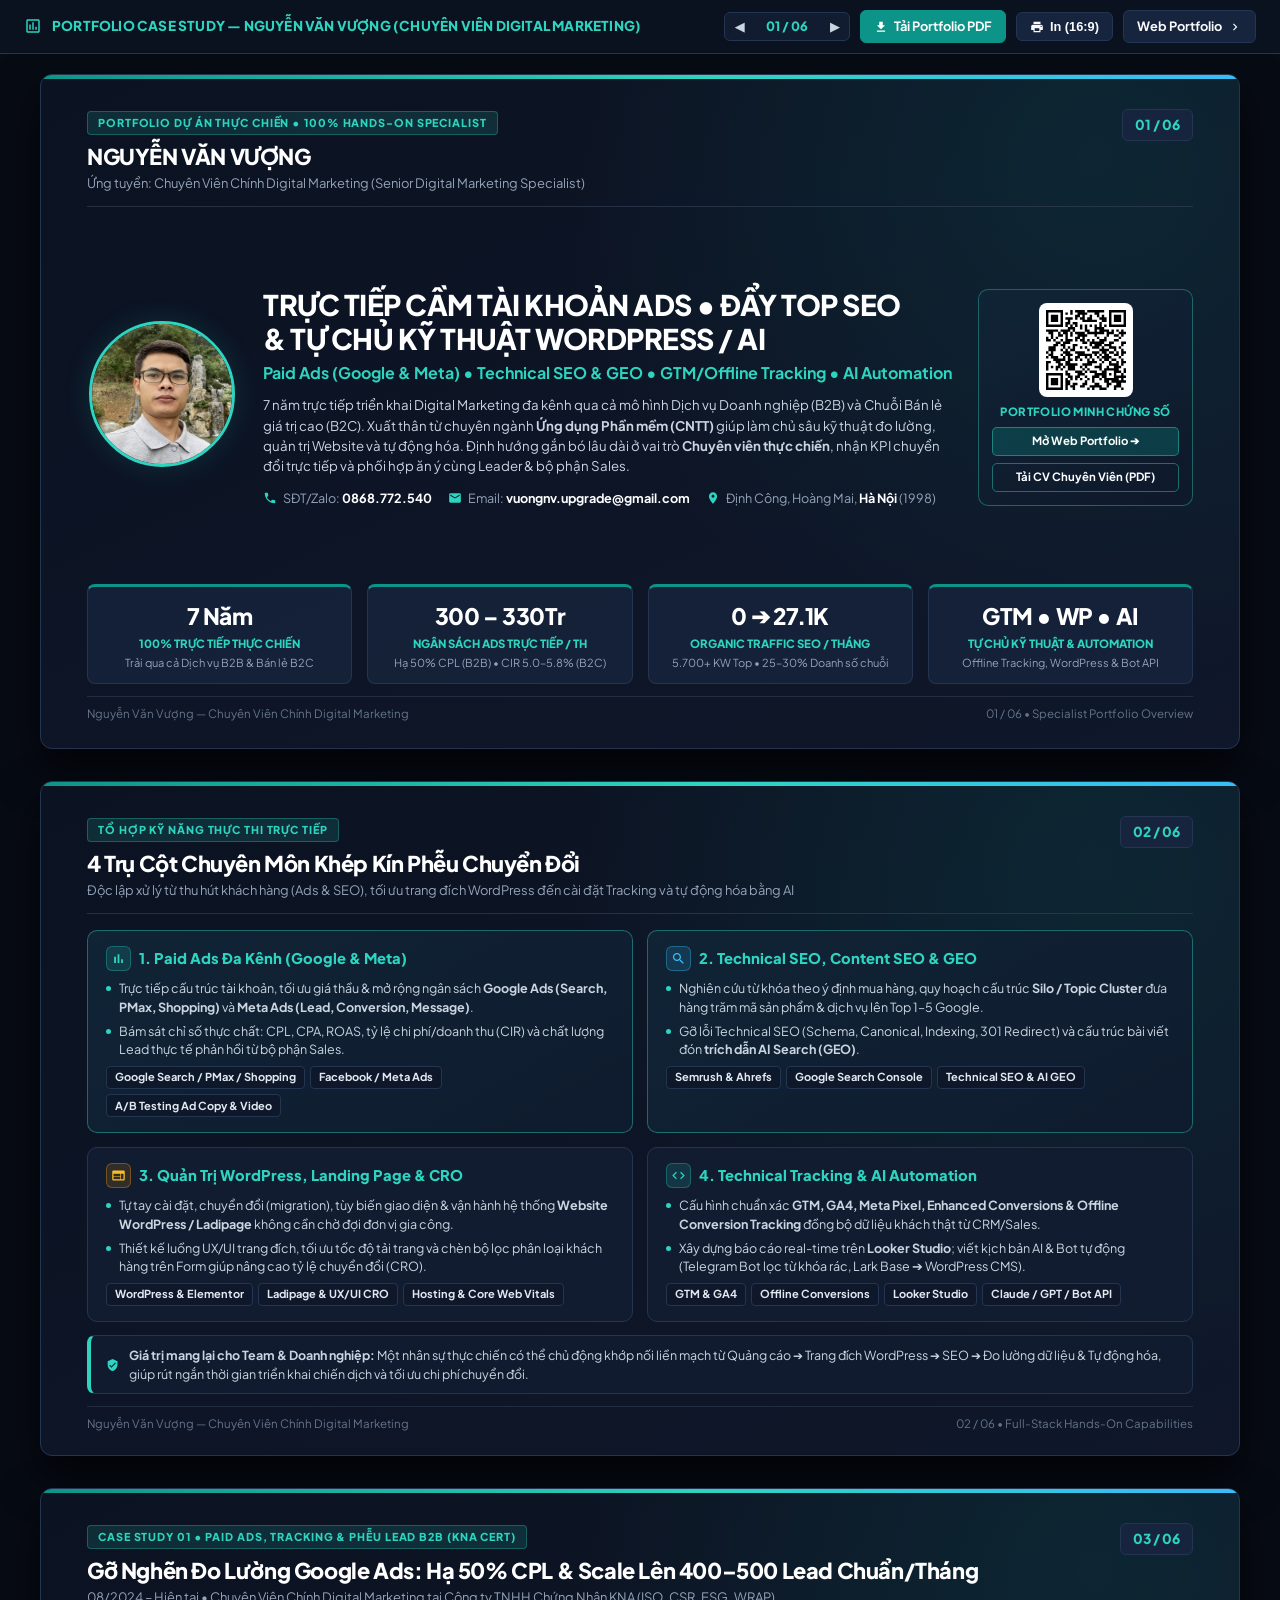
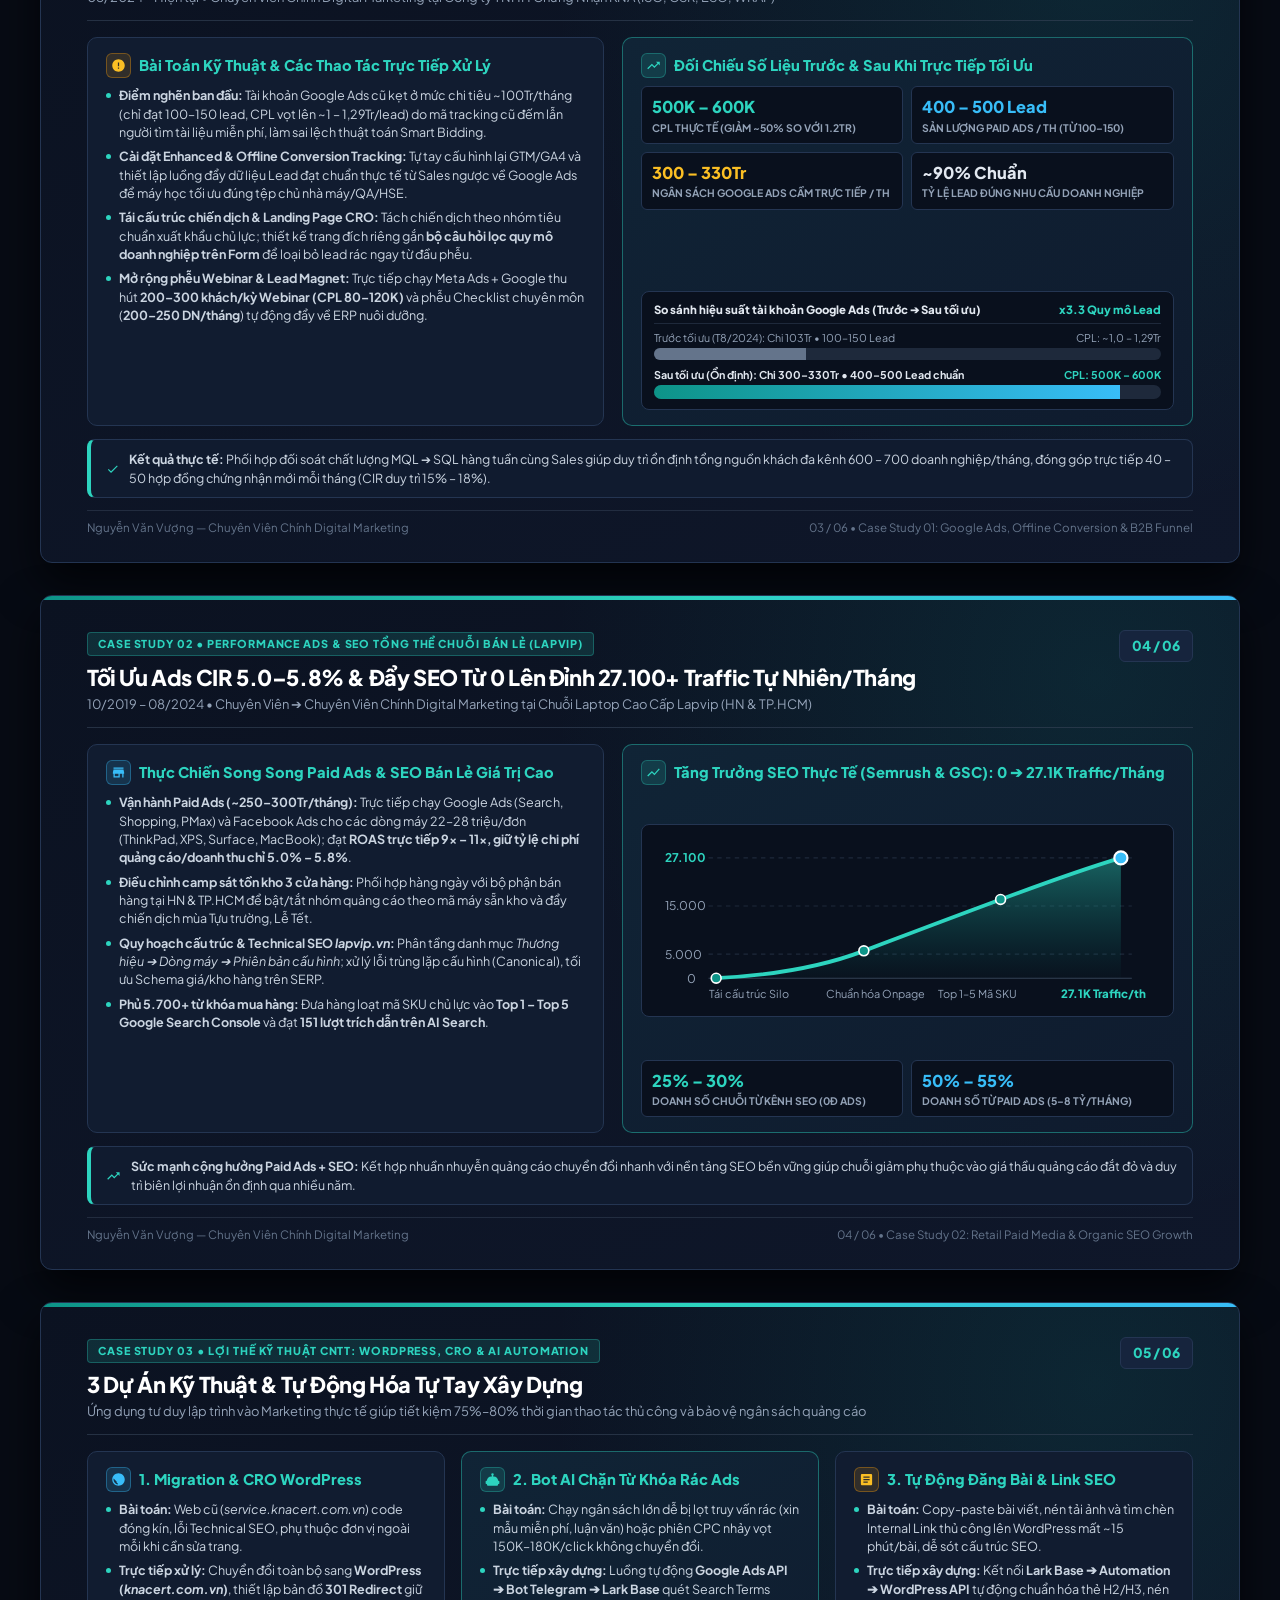
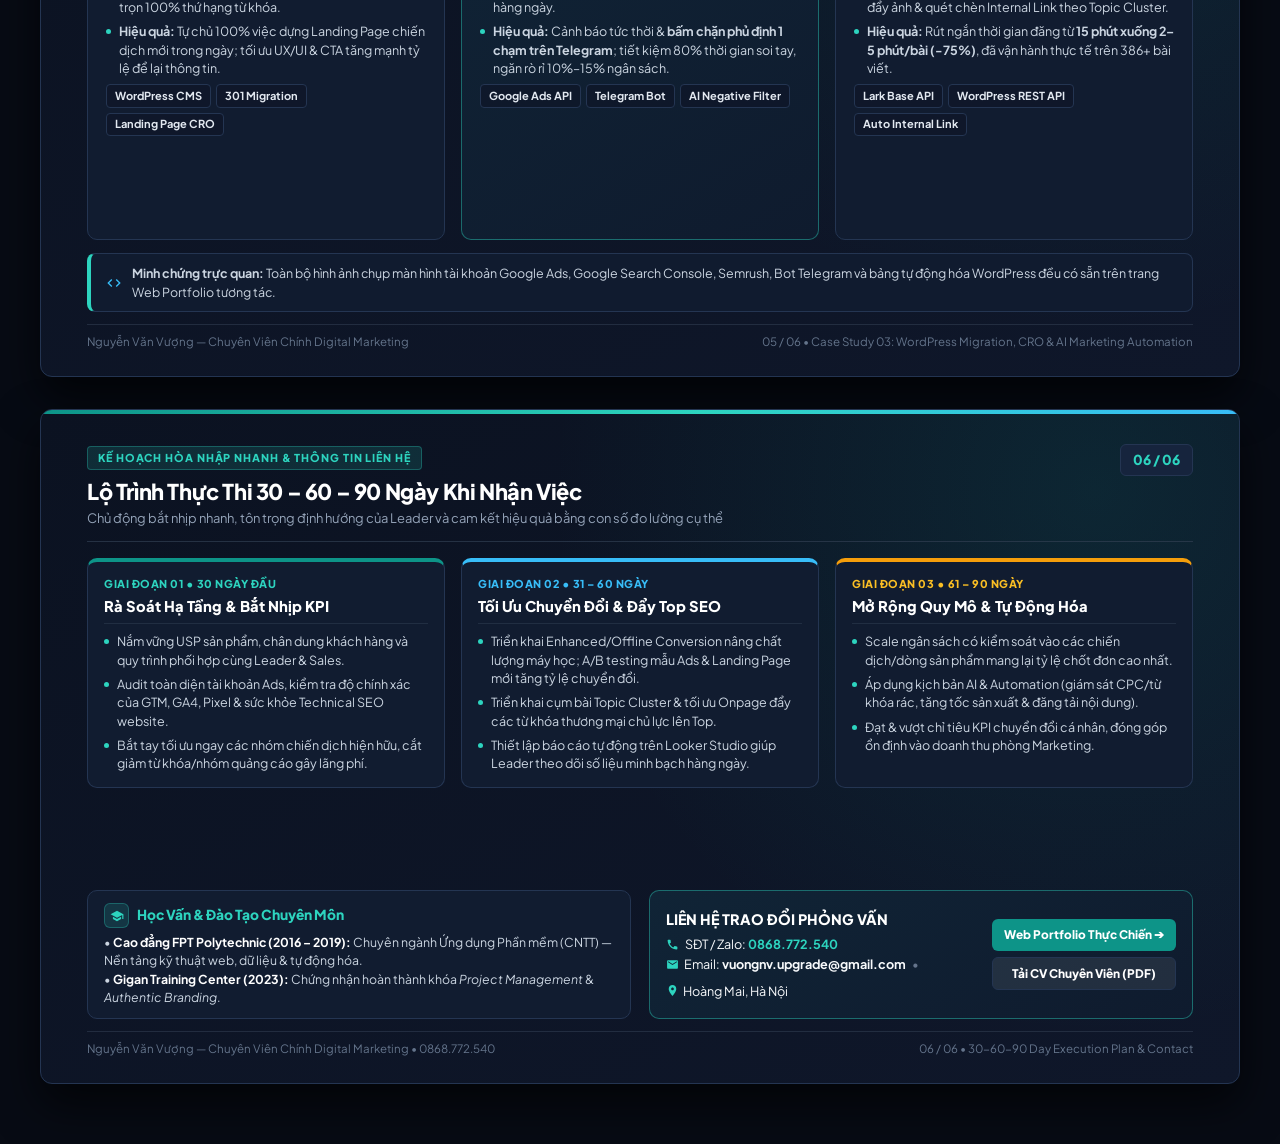
<file: digital-marketing/deck.html>
<!DOCTYPE html>
<html lang="vi">
<head>
    <meta charset="UTF-8">
    <meta name="viewport" content="width=device-width, initial-scale=1.0">
    <title>Portfolio Dự Án Thực Chiến Digital Marketing — Nguyễn Văn Vượng</title>
    <meta name="description" content="Hồ sơ Case Study thực chiến Chuyên viên Chính Digital Marketing Nguyễn Văn Vượng — Paid Ads (Google, Meta), Technical SEO (0 lên 27.1K traffic), Quản trị WordPress & CRO, GTM Tracking & AI Automation.">
    <meta property="og:title" content="Nguyễn Văn Vượng — Portfolio Chuyên Viên Digital Marketing Thực Chiến">
    <meta property="og:description" content="7 năm trực tiếp cầm tài khoản Ads (300–330Tr/tháng), đẩy SEO 0 lên 27.1K traffic/tháng, tự chủ WordPress/CRO, GTM Offline Conversion & AI Automation.">
    <meta property="og:type" content="website">
    <meta property="og:url" content="https://vuong974.github.io/portfolio/digital-marketing/deck.html">
    <meta property="og:image" content="https://vuong974.github.io/portfolio/assets/avatar.jpg">
    <style>
        @import url('https://fonts.googleapis.com/css2?family=Plus+Jakarta+Sans:wght@400;500;600;700;800&display=swap');

        :root {
            --bg-dark: #070b14;
            --bg-slide: #0b1221;
            --bg-card: #111c30;
            --bg-card-alt: #16243d;
            --primary: #0d9488;
            --primary-light: #2dd4bf;
            --primary-glow: rgba(45, 212, 191, 0.14);
            --accent: #38bdf8;
            --amber: #f59e0b;
            --text-main: #f8fafc;
            --text-body: #cbd5e1;
            --text-muted: #94a3b8;
            --border: #243552;
            --font-family: 'Plus Jakarta Sans', -apple-system, BlinkMacSystemFont, "Segoe UI", Roboto, sans-serif;
        }

        * {
            box-sizing: border-box;
            margin: 0;
            padding: 0;
            -webkit-print-color-adjust: exact !important;
            print-color-adjust: exact !important;
        }

        html {
            scroll-behavior: smooth;
        }

        body {
            font-family: var(--font-family);
            background-color: var(--bg-dark);
            color: var(--text-main);
            overflow-x: hidden;
            line-height: 1.48;
        }

        /* Top Control Bar (Hidden in Print) */
        .deck-controls {
            position: fixed;
            top: 0;
            left: 0;
            right: 0;
            height: 54px;
            background: rgba(11, 18, 33, 0.96);
            backdrop-filter: blur(10px);
            border-bottom: 1px solid var(--border);
            display: flex;
            align-items: center;
            justify-content: space-between;
            padding: 0 24px;
            z-index: 1000;
        }

        .deck-controls .title {
            font-size: 0.85rem;
            font-weight: 800;
            color: var(--primary-light);
            display: flex;
            align-items: center;
            gap: 10px;
            letter-spacing: 0.2px;
        }

        .deck-controls .nav-buttons {
            display: flex;
            align-items: center;
            gap: 10px;
        }

        .btn-ctrl {
            background: var(--bg-card-alt);
            color: var(--text-main);
            border: 1px solid var(--border);
            padding: 6px 13px;
            border-radius: 6px;
            font-size: 0.8rem;
            font-weight: 700;
            cursor: pointer;
            transition: all 0.2s;
            text-decoration: none;
            display: inline-flex;
            align-items: center;
            gap: 6px;
            white-space: nowrap;
        }

        .btn-ctrl:hover {
            background: var(--primary);
            border-color: var(--primary);
            color: #fff;
        }

        .btn-ctrl-primary {
            background: var(--primary);
            border-color: var(--primary);
            color: #fff;
        }

        .btn-ctrl-primary:hover {
            background: #0f766e;
        }

        .slide-nav-pill {
            display: inline-flex;
            align-items: center;
            background: var(--bg-card);
            border: 1px solid var(--border);
            border-radius: 6px;
            overflow: hidden;
        }

        .slide-nav-pill button {
            background: transparent;
            border: none;
            color: var(--text-body);
            padding: 6px 10px;
            cursor: pointer;
            font-size: 0.78rem;
            font-weight: 800;
        }

        .slide-nav-pill button:hover {
            background: var(--primary);
            color: #fff;
        }

        .slide-counter {
            font-size: 0.8rem;
            color: var(--primary-light);
            font-weight: 800;
            padding: 0 10px;
            min-width: 66px;
            text-align: center;
        }

        .presentation {
            padding-top: 74px;
            display: flex;
            flex-direction: column;
            align-items: center;
            gap: 32px;
            padding-bottom: 60px;
        }

        /* Individual 16:9 Slide (1200 x 675) */
        .slide {
            width: 1200px;
            height: 675px;
            background: radial-gradient(circle at 88% 12%, rgba(13, 148, 136, 0.14) 0%, transparent 45%),
                        linear-gradient(155deg, #0b1221 0%, #0f172a 100%);
            border: 1px solid var(--border);
            border-radius: 12px;
            box-shadow: 0 20px 45px rgba(0, 0, 0, 0.65);
            position: relative;
            overflow: hidden;
            padding: 34px 46px 26px 46px;
            display: flex;
            flex-direction: column;
            justify-content: space-between;
            scroll-margin-top: 68px;
        }

        .slide::before {
            content: '';
            position: absolute;
            top: 0;
            left: 0;
            right: 0;
            height: 4px;
            background: linear-gradient(90deg, var(--primary) 0%, var(--primary-light) 55%, var(--accent) 100%);
        }

        .slide-header {
            display: flex;
            justify-content: space-between;
            align-items: flex-start;
            border-bottom: 1px solid rgba(51, 65, 85, 0.65);
            padding-bottom: 13px;
        }

        .slide-badge {
            display: inline-flex;
            align-items: center;
            gap: 6px;
            font-size: 0.68rem;
            font-weight: 800;
            text-transform: uppercase;
            letter-spacing: 0.9px;
            color: var(--primary-light);
            background: var(--primary-glow);
            padding: 3px 10px;
            border-radius: 4px;
            border: 1px solid rgba(45, 212, 191, 0.3);
            margin-bottom: 5px;
        }

        .slide-title {
            font-size: 1.36rem;
            font-weight: 800;
            color: #fff;
            letter-spacing: -0.4px;
        }

        .slide-subtitle {
            font-size: 0.81rem;
            color: var(--text-muted);
            margin-top: 2px;
        }

        .slide-number-tag {
            font-size: 0.86rem;
            font-weight: 800;
            color: var(--primary-light);
            background: var(--bg-card-alt);
            border: 1px solid var(--border);
            padding: 5px 12px;
            border-radius: 6px;
            flex-shrink: 0;
        }

        .slide-body {
            flex: 1;
            padding: 16px 0 12px 0;
            display: flex;
            flex-direction: column;
            justify-content: space-between;
            gap: 13px;
        }

        .slide-footer {
            display: flex;
            justify-content: space-between;
            align-items: center;
            font-size: 0.72rem;
            color: #64748b;
            border-top: 1px solid rgba(51, 65, 85, 0.55);
            padding-top: 8px;
        }

        .grid-2 {
            display: grid;
            grid-template-columns: 1fr 1fr;
            gap: 18px;
        }

        .grid-2-wide-right {
            display: grid;
            grid-template-columns: 0.95fr 1.05fr;
            gap: 18px;
        }

        .grid-3 {
            display: grid;
            grid-template-columns: repeat(3, 1fr);
            gap: 16px;
        }

        .grid-4 {
            display: grid;
            grid-template-columns: repeat(2, 1fr);
            gap: 14px;
        }

        .card {
            background: var(--bg-card);
            border: 1px solid var(--border);
            border-radius: 10px;
            padding: 15px 18px;
            position: relative;
        }

        .card-highlight {
            background: linear-gradient(150deg, #102436 0%, #0f1b2e 100%);
            border-color: rgba(45, 212, 191, 0.42);
        }

        .card-title {
            font-size: 0.92rem;
            font-weight: 800;
            color: var(--primary-light);
            margin-bottom: 8px;
            display: flex;
            align-items: center;
            gap: 8px;
        }

        .icon-box {
            width: 25px;
            height: 25px;
            border-radius: 6px;
            background: rgba(45, 212, 191, 0.14);
            border: 1px solid rgba(45, 212, 191, 0.3);
            display: inline-flex;
            align-items: center;
            justify-content: center;
            color: var(--primary-light);
            flex-shrink: 0;
        }

        .icon-box.blue {
            background: rgba(56, 189, 248, 0.14);
            border-color: rgba(56, 189, 248, 0.35);
            color: #38bdf8;
        }

        .icon-box.amber {
            background: rgba(245, 158, 11, 0.14);
            border-color: rgba(245, 158, 11, 0.35);
            color: #fbbf24;
        }

        .bullet-list {
            list-style: none;
            display: flex;
            flex-direction: column;
            gap: 6px;
            font-size: 0.785rem;
            color: var(--text-body);
        }

        .bullet-list li {
            position: relative;
            padding-left: 13px;
            line-height: 1.46;
        }

        .bullet-list li::before {
            content: '';
            position: absolute;
            left: 0;
            top: 7px;
            width: 5px;
            height: 5px;
            border-radius: 50%;
            background: var(--primary-light);
        }

        /* Cover Slide */
        .cover-grid {
            display: grid;
            grid-template-columns: 150px 1fr 215px;
            align-items: center;
            gap: 26px;
            margin: auto 0;
        }

        .cover-avatar {
            width: 146px;
            height: 146px;
            border-radius: 50%;
            object-fit: cover;
            border: 3.5px solid var(--primary-light);
            box-shadow: 0 0 28px var(--primary-glow);
        }

        .cover-info h1 {
            font-size: 1.78rem;
            font-weight: 800;
            color: #fff;
            letter-spacing: -0.5px;
            line-height: 1.2;
        }

        .cover-role {
            font-size: 1rem;
            font-weight: 700;
            color: var(--primary-light);
            margin-top: 6px;
        }

        .cover-desc {
            font-size: 0.83rem;
            color: var(--text-body);
            margin-top: 10px;
            line-height: 1.54;
        }

        .cover-contact {
            display: flex;
            flex-wrap: wrap;
            gap: 16px;
            margin-top: 12px;
            font-size: 0.79rem;
            color: var(--text-muted);
        }

        .cover-contact-item {
            display: inline-flex;
            align-items: center;
            gap: 6px;
        }

        .cover-contact-item strong {
            color: #fff;
        }

        .qr-card {
            background: linear-gradient(155deg, #102436 0%, #0e192b 100%);
            border: 1px solid rgba(45, 212, 191, 0.38);
            border-radius: 10px;
            padding: 13px;
            text-align: center;
            display: flex;
            flex-direction: column;
            align-items: center;
            gap: 7px;
        }

        .qr-svg-box {
            background: #fff;
            padding: 7px;
            border-radius: 8px;
            width: 94px;
            height: 94px;
            display: flex;
            align-items: center;
            justify-content: center;
        }

        .qr-label {
            font-size: 0.71rem;
            font-weight: 800;
            color: var(--primary-light);
            text-transform: uppercase;
            letter-spacing: 0.4px;
        }

        .qr-link-btn {
            display: inline-block;
            width: 100%;
            background: rgba(13, 148, 136, 0.28);
            border: 1px solid rgba(45, 212, 191, 0.45);
            color: #fff;
            text-decoration: none;
            font-size: 0.71rem;
            font-weight: 700;
            padding: 5px 8px;
            border-radius: 5px;
        }

        .metric-banner {
            display: grid;
            grid-template-columns: repeat(4, 1fr);
            gap: 15px;
        }

        .metric-box {
            background: rgba(22, 36, 61, 0.78);
            border: 1px solid var(--border);
            border-radius: 8px;
            padding: 12px 13px;
            text-align: center;
            border-top: 3px solid var(--primary);
        }

        .metric-val {
            font-size: 1.42rem;
            font-weight: 800;
            color: #fff;
            letter-spacing: -0.4px;
        }

        .metric-lbl {
            font-size: 0.71rem;
            font-weight: 800;
            color: var(--primary-light);
            text-transform: uppercase;
            margin-top: 3px;
        }

        .metric-sub {
            font-size: 0.69rem;
            color: var(--text-muted);
            margin-top: 2px;
        }

        .pill-group {
            display: flex;
            flex-wrap: wrap;
            gap: 5px;
            margin-top: 7px;
        }

        .tool-pill {
            font-size: 0.69rem;
            font-weight: 700;
            padding: 2.5px 8px;
            border-radius: 4px;
            background: rgba(15, 23, 42, 0.85);
            border: 1px solid var(--border);
            color: #e2e8f0;
        }

        .kpi-mini-grid {
            display: grid;
            grid-template-columns: 1fr 1fr;
            gap: 8px;
            margin-top: 8px;
        }

        .kpi-mini-box {
            background: #09101d;
            border: 1px solid var(--border);
            border-radius: 6px;
            padding: 8px 10px;
        }

        .kpi-mini-val {
            font-size: 1.02rem;
            font-weight: 800;
            color: #2dd4bf;
        }

        .kpi-mini-lbl {
            font-size: 0.65rem;
            color: var(--text-muted);
            text-transform: uppercase;
            font-weight: 700;
        }

        .ui-mockup {
            background: #09101d;
            border: 1px solid var(--border);
            border-radius: 8px;
            padding: 10px 12px;
            margin-top: 8px;
            font-size: 0.71rem;
        }

        .ui-mockup-head {
            display: flex;
            justify-content: space-between;
            font-weight: 800;
            color: #e2e8f0;
            border-bottom: 1px solid #1e293b;
            padding-bottom: 5px;
            margin-bottom: 6px;
        }

        .callout-strip {
            background: rgba(17, 28, 48, 0.92);
            border: 1px solid var(--border);
            border-left: 4px solid var(--primary-light);
            border-radius: 8px;
            padding: 10px 15px;
            font-size: 0.78rem;
            color: var(--text-body);
            display: flex;
            align-items: center;
            gap: 10px;
        }

        .timeline-box {
            display: grid;
            grid-template-columns: repeat(3, 1fr);
            gap: 16px;
        }

        .timeline-card {
            background: var(--bg-card);
            border: 1px solid var(--border);
            border-radius: 10px;
            padding: 14px 16px;
            border-top: 4px solid var(--primary);
        }

        .timeline-card.m60 { border-top-color: var(--accent); }
        .timeline-card.m90 { border-top-color: var(--amber); }

        .timeline-phase {
            font-size: 0.68rem;
            font-weight: 800;
            color: var(--primary-light);
            text-transform: uppercase;
            letter-spacing: 0.5px;
        }

        .timeline-card.m60 .timeline-phase { color: #38bdf8; }
        .timeline-card.m90 .timeline-phase { color: #fbbf24; }

        .timeline-title {
            font-size: 0.92rem;
            font-weight: 800;
            color: #fff;
            margin: 3px 0 8px 0;
            padding-bottom: 6px;
            border-bottom: 1px solid rgba(51, 65, 85, 0.5);
        }

        /* Print Mode: Exact 6-page 16:9 Landscape PDF */
        @media print {
            @page {
                size: 16in 9in;
                margin: 0;
            }

            *, *::before, *::after {
                -webkit-print-color-adjust: exact !important;
                print-color-adjust: exact !important;
                box-shadow: none !important;
                text-shadow: none !important;
                filter: none !important;
                backdrop-filter: none !important;
            }

            html, body {
                width: 16in !important;
                margin: 0 !important;
                padding: 0 !important;
                background: #0b1221 !important;
                background-image: none !important;
            }

            .deck-controls {
                display: none !important;
            }

            .presentation {
                padding: 0 !important;
                gap: 0 !important;
                display: block !important;
            }

            .slide {
                width: 16in !important;
                height: 9in !important;
                border-radius: 0 !important;
                border: none !important;
                box-shadow: none !important;
                page-break-after: always !important;
                break-after: page !important;
                page-break-inside: avoid !important;
                padding: 0.45in 0.6in 0.36in 0.6in !important;
                background: #0b1221 !important;
                background-image: none !important;
            }

            .slide::before {
                background: #0d9488 !important;
                background-image: none !important;
            }

            .card {
                background: #111c30 !important;
                background-image: none !important;
            }

            .card-highlight {
                background: #14263b !important;
                background-image: none !important;
                border-color: #2dd4bf !important;
            }

            .qr-card {
                background: #102436 !important;
                background-image: none !important;
            }

            .slide:last-child {
                page-break-after: auto !important;
                break-after: auto !important;
            }
        }
    </style>
</head>
<body>

    <!-- TOP CONTROLS -->
    <div class="deck-controls">
        <div class="title">
            <svg width="18" height="18" viewBox="0 0 24 24" fill="currentColor"><path d="M19 3H5c-1.1 0-2 .9-2 2v14c0 1.1.9 2 2 2h14c1.1 0 2-.9 2-2V5c0-1.1-.9-2-2-2zm0 16H5V5h14v14zM7 10h2v7H7zm4-3h2v10h-2zm4 6h2v4h-2z"/></svg>
            <span>PORTFOLIO CASE STUDY — NGUYỄN VĂN VƯỢNG (CHUYÊN VIÊN DIGITAL MARKETING)</span>
        </div>
        <div class="nav-buttons">
            <div class="slide-nav-pill" title="Dùng phím mũi tên Trái / Phải để chuyển Slide">
                <button type="button" id="prevSlideBtn" aria-label="Slide trước">◀</button>
                <span class="slide-counter" id="slideCounter">01 / 06</span>
                <button type="button" id="nextSlideBtn" aria-label="Slide tiếp">▶</button>
            </div>
            <a href="../assets/Portfolio_Nguyen_Van_Vuong_Chuyen_Vien_Digital_Marketing.pdf" download class="btn-ctrl btn-ctrl-primary">
                <svg width="14" height="14" viewBox="0 0 24 24" fill="currentColor"><path d="M19 9h-4V3H9v6H5l7 7 7-7zM5 18v2h14v-2H5z"/></svg>
                <span>Tải Portfolio PDF</span>
            </a>
            <button type="button" class="btn-ctrl" onclick="window.print()">
                <svg width="14" height="14" viewBox="0 0 24 24" fill="currentColor"><path d="M19 8H5c-1.66 0-3 1.34-3 3v6h4v4h12v-4h4v-6c0-1.66-1.34-3-3-3zm-3 11H8v-5h8v5zm3-7c-.55 0-1-.45-1-1s.45-1 1-1 1 .45 1 1-.45 1-1 1zm-1-9H6v4h12V3z"/></svg>
                <span>In (16:9)</span>
            </button>
            <a href="index.html" class="btn-ctrl">
                <span>Web Portfolio</span>
                <svg width="14" height="14" viewBox="0 0 24 24" fill="currentColor"><path d="M10 6L8.59 7.41 13.17 12l-4.58 4.59L10 18l6-6z"/></svg>
            </a>
        </div>
    </div>

    <div class="presentation">

        <!-- ================= SLIDE 01: COVER ================= -->
        <section class="slide" id="slide-1">
            <div class="slide-header">
                <div>
                    <span class="slide-badge">Portfolio Dự Án Thực Chiến • 100% Hands-On Specialist</span>
                    <div class="slide-title">NGUYỄN VĂN VƯỢNG</div>
                    <div class="slide-subtitle">Ứng tuyển: Chuyên Viên Chính Digital Marketing (Senior Digital Marketing Specialist)</div>
                </div>
                <div class="slide-number-tag">01 / 06</div>
            </div>

            <div class="slide-body">
                <div class="cover-grid">
                    <div style="text-align:center;">
                        <img src="../assets/avatar.jpg" alt="Nguyễn Văn Vượng" class="cover-avatar">
                    </div>

                    <div class="cover-info">
                        <h1>TRỰC TIẾP CẦM TÀI KHOẢN ADS • ĐẨY TOP SEO<br>&amp; TỰ CHỦ KỸ THUẬT WORDPRESS / AI</h1>
                        <div class="cover-role">Paid Ads (Google &amp; Meta) • Technical SEO &amp; GEO • GTM/Offline Tracking • AI Automation</div>
                        <p class="cover-desc">
                            7 năm trực tiếp triển khai Digital Marketing đa kênh qua cả mô hình Dịch vụ Doanh nghiệp (B2B) và Chuỗi Bán lẻ giá trị cao (B2C). Xuất thân từ chuyên ngành <strong>Ứng dụng Phần mềm (CNTT)</strong> giúp làm chủ sâu kỹ thuật đo lường, quản trị Website và tự động hóa. Định hướng gắn bó lâu dài ở vai trò <strong>Chuyên viên thực chiến</strong>, nhận KPI chuyển đổi trực tiếp và phối hợp ăn ý cùng Leader &amp; bộ phận Sales.
                        </p>
                        <div class="cover-contact">
                            <div class="cover-contact-item">
                                <svg width="14" height="14" viewBox="0 0 24 24" fill="#2dd4bf"><path d="M6.62 10.79c1.44 2.83 3.76 5.14 6.59 6.59l2.2-2.2c.27-.27.67-.36 1.02-.24 1.12.37 2.33.57 3.57.57.55 0 1 .45 1 1V20c0 .55-.45 1-1 1-9.39 0-17-7.61-17-17 0-.55.45-1 1-1h3.5c.55 0 1 .45 1 1 0 1.25.2 2.45.57 3.57.11.35.03.74-.25 1.02l-2.2 2.2z"/></svg>
                                <span>SĐT/Zalo: <strong>0868.772.540</strong></span>
                            </div>
                            <div class="cover-contact-item">
                                <svg width="14" height="14" viewBox="0 0 24 24" fill="#2dd4bf"><path d="M20 4H4c-1.1 0-2 .9-2 2v12c0 1.1.9 2 2 2h16c1.1 0 2-.9 2-2V6c0-1.1-.9-2-2-2zm0 4l-8 5-8-5V6l8 5 8-5v2z"/></svg>
                                <span>Email: <strong>vuongnv.upgrade@gmail.com</strong></span>
                            </div>
                            <div class="cover-contact-item">
                                <svg width="14" height="14" viewBox="0 0 24 24" fill="#2dd4bf"><path d="M12 2C8.13 2 5 5.13 5 9c0 5.25 7 13 7 13s7-7.75 7-13c0-3.87-3.13-7-7-7zm0 9.5c-1.38 0-2.5-1.12-2.5-2.5s1.12-2.5 2.5-2.5 2.5 1.12 2.5 2.5-1.12 2.5-2.5 2.5z"/></svg>
                                <span>Định Công, Hoàng Mai, <strong>Hà Nội</strong> (1998)</span>
                            </div>
                        </div>
                    </div>

                    <div class="qr-card">
                        <div class="qr-svg-box">
                            <img src="../assets/qr_digital_marketing.svg" width="80" height="80" alt="QR Portfolio Digital Marketing" style="display:block;">
                        </div>
                        <div class="qr-label">Portfolio Minh Chứng Số</div>
                        <a href="https://vuong974.github.io/portfolio/digital-marketing/" class="qr-link-btn">Mở Web Portfolio ➔</a>
                        <a href="../assets/CV_Nguyen_Van_Vuong_Chuyen_Vien_Digital_Marketing.pdf" download class="qr-link-btn" style="background:transparent;">Tải CV Chuyên Viên (PDF)</a>
                    </div>
                </div>

                <div class="metric-banner">
                    <div class="metric-box">
                        <div class="metric-val">7 Năm</div>
                        <div class="metric-lbl">100% Trực Tiếp Thực Chiến</div>
                        <div class="metric-sub">Trải qua cả Dịch vụ B2B &amp; Bán lẻ B2C</div>
                    </div>
                    <div class="metric-box">
                        <div class="metric-val">300 – 330Tr</div>
                        <div class="metric-lbl">Ngân Sách Ads Trực Tiếp / Th</div>
                        <div class="metric-sub">Hạ 50% CPL (B2B) • CIR 5.0–5.8% (B2C)</div>
                    </div>
                    <div class="metric-box">
                        <div class="metric-val">0 ➔ 27.1K</div>
                        <div class="metric-lbl">Organic Traffic SEO / Tháng</div>
                        <div class="metric-sub">5.700+ KW Top • 25–30% Doanh số chuỗi</div>
                    </div>
                    <div class="metric-box">
                        <div class="metric-val">GTM • WP • AI</div>
                        <div class="metric-lbl">Tự Chủ Kỹ Thuật &amp; Automation</div>
                        <div class="metric-sub">Offline Tracking, WordPress &amp; Bot API</div>
                    </div>
                </div>
            </div>

            <div class="slide-footer">
                <div>Nguyễn Văn Vượng — Chuyên Viên Chính Digital Marketing</div>
                <div>01 / 06 • Specialist Portfolio Overview</div>
            </div>
        </section>

        <!-- ================= SLIDE 02: 4 HANDS-ON PILLARS ================= -->
        <section class="slide" id="slide-2">
            <div class="slide-header">
                <div>
                    <span class="slide-badge">Tổ Hợp Kỹ Năng Thực Thi Trực Tiếp</span>
                    <div class="slide-title">4 Trụ Cột Chuyên Môn Khép Kín Phễu Chuyển Đổi</div>
                    <div class="slide-subtitle">Độc lập xử lý từ thu hút khách hàng (Ads &amp; SEO), tối ưu trang đích WordPress đến cài đặt Tracking và tự động hóa bằng AI</div>
                </div>
                <div class="slide-number-tag">02 / 06</div>
            </div>

            <div class="slide-body">
                <div class="grid-4" style="flex:1;">
                    <div class="card card-highlight">
                        <div class="card-title">
                            <span class="icon-box"><svg width="15" height="15" viewBox="0 0 24 24" fill="currentColor"><path d="M5 9.2h3V19H5zM10.6 5h2.8v14h-2.8zm5.6 8H19v6h-2.8z"/></svg></span>
                            <span>1. Paid Ads Đa Kênh (Google &amp; Meta)</span>
                        </div>
                        <ul class="bullet-list">
                            <li>Trực tiếp cấu trúc tài khoản, tối ưu giá thầu &amp; mở rộng ngân sách <strong>Google Ads (Search, PMax, Shopping)</strong> và <strong>Meta Ads (Lead, Conversion, Message)</strong>.</li>
                            <li>Bám sát chỉ số thực chất: CPL, CPA, ROAS, tỷ lệ chi phí/doanh thu (CIR) và chất lượng Lead thực tế phản hồi từ bộ phận Sales.</li>
                        </ul>
                        <div class="pill-group">
                            <span class="tool-pill">Google Search / PMax / Shopping</span>
                            <span class="tool-pill">Facebook / Meta Ads</span>
                            <span class="tool-pill">A/B Testing Ad Copy &amp; Video</span>
                        </div>
                    </div>

                    <div class="card card-highlight">
                        <div class="card-title">
                            <span class="icon-box blue"><svg width="15" height="15" viewBox="0 0 24 24" fill="currentColor"><path d="M15.5 14h-.79l-.28-.27C15.41 12.59 16 11.11 16 9.5 16 5.91 13.09 3 9.5 3S3 5.91 3 9.5 5.91 16 9.5 16c1.61 0 3.09-.59 4.23-1.57l.27.28v.79l5 4.99L20.49 19l-4.99-5zm-6 0C7.01 14 5 11.99 5 9.5S7.01 5 9.5 5 14 7.01 14 9.5 11.99 14 9.5 14z"/></svg></span>
                            <span>2. Technical SEO, Content SEO &amp; GEO</span>
                        </div>
                        <ul class="bullet-list">
                            <li>Nghiên cứu từ khóa theo ý định mua hàng, quy hoạch cấu trúc <strong>Silo / Topic Cluster</strong> đưa hàng trăm mã sản phẩm &amp; dịch vụ lên Top 1–5 Google.</li>
                            <li>Gỡ lỗi Technical SEO (Schema, Canonical, Indexing, 301 Redirect) và cấu trúc bài viết đón <strong>trích dẫn AI Search (GEO)</strong>.</li>
                        </ul>
                        <div class="pill-group">
                            <span class="tool-pill">Semrush &amp; Ahrefs</span>
                            <span class="tool-pill">Google Search Console</span>
                            <span class="tool-pill">Technical SEO &amp; AI GEO</span>
                        </div>
                    </div>

                    <div class="card">
                        <div class="card-title">
                            <span class="icon-box amber"><svg width="15" height="15" viewBox="0 0 24 24" fill="currentColor"><path d="M20 4H4c-1.1 0-1.99.9-1.99 2L2 18c0 1.1.9 2 2 2h16c1.1 0 2-.9 2-2V6c0-1.1-.9-2-2-2zm-5 14H4v-4h11v4zm0-5H4V9h11v4zm5 5h-4V9h4v9z"/></svg></span>
                            <span>3. Quản Trị WordPress, Landing Page &amp; CRO</span>
                        </div>
                        <ul class="bullet-list">
                            <li>Tự tay cài đặt, chuyển đổi (migration), tùy biến giao diện &amp; vận hành hệ thống <strong>Website WordPress / Ladipage</strong> không cần chờ đợi đơn vị gia công.</li>
                            <li>Thiết kế luồng UX/UI trang đích, tối ưu tốc độ tải trang và chèn bộ lọc phân loại khách hàng trên Form giúp nâng cao tỷ lệ chuyển đổi (CRO).</li>
                        </ul>
                        <div class="pill-group">
                            <span class="tool-pill">WordPress &amp; Elementor</span>
                            <span class="tool-pill">Ladipage &amp; UX/UI CRO</span>
                            <span class="tool-pill">Hosting &amp; Core Web Vitals</span>
                        </div>
                    </div>

                    <div class="card">
                        <div class="card-title">
                            <span class="icon-box"><svg width="15" height="15" viewBox="0 0 24 24" fill="currentColor"><path d="M9.4 16.6L4.8 12l4.6-4.6L8 6l-6 6 6 6 1.4-1.4zm5.2 0l4.6-4.6-4.6-4.6L16 6l6 6-6 6-1.4-1.4z"/></svg></span>
                            <span>4. Technical Tracking &amp; AI Automation</span>
                        </div>
                        <ul class="bullet-list">
                            <li>Cấu hình chuẩn xác <strong>GTM, GA4, Meta Pixel, Enhanced Conversions &amp; Offline Conversion Tracking</strong> đồng bộ dữ liệu khách thật từ CRM/Sales.</li>
                            <li>Xây dựng báo cáo real-time trên <strong>Looker Studio</strong>; viết kịch bản AI &amp; Bot tự động (Telegram Bot lọc từ khóa rác, Lark Base ➔ WordPress CMS).</li>
                        </ul>
                        <div class="pill-group">
                            <span class="tool-pill">GTM &amp; GA4</span>
                            <span class="tool-pill">Offline Conversions</span>
                            <span class="tool-pill">Looker Studio</span>
                            <span class="tool-pill">Claude / GPT / Bot API</span>
                        </div>
                    </div>
                </div>

                <div class="callout-strip">
                    <svg width="18" height="18" viewBox="0 0 24 24" fill="#2dd4bf"><path d="M12 1L3 5v6c0 5.55 3.84 10.74 9 12 5.16-1.26 9-6.45 9-12V5l-9-4zm-2 16l-4-4 1.41-1.41L10 14.17l6.59-6.59L18 9l-8 8z"/></svg>
                    <div><strong>Giá trị mang lại cho Team &amp; Doanh nghiệp:</strong> Một nhân sự thực chiến có thể chủ động khớp nối liền mạch từ Quảng cáo ➔ Trang đích WordPress ➔ SEO ➔ Đo lường dữ liệu &amp; Tự động hóa, giúp rút ngắn thời gian triển khai chiến dịch và tối ưu chi phí chuyển đổi.</div>
                </div>
            </div>

            <div class="slide-footer">
                <div>Nguyễn Văn Vượng — Chuyên Viên Chính Digital Marketing</div>
                <div>02 / 06 • Full-Stack Hands-On Capabilities</div>
            </div>
        </section>

        <!-- ================= SLIDE 03: CASE STUDY 01 (KNA PAID ADS & TRACKING) ================= -->
        <section class="slide" id="slide-3">
            <div class="slide-header">
                <div>
                    <span class="slide-badge">Case Study 01 • Paid Ads, Tracking &amp; Phễu Lead B2B (KNA Cert)</span>
                    <div class="slide-title">Gỡ Nghẽn Đo Lường Google Ads: Hạ 50% CPL &amp; Scale Lên 400–500 Lead Chuẩn/Tháng</div>
                    <div class="slide-subtitle">08/2024 – Hiện tại • Chuyên Viên Chính Digital Marketing tại Công ty TNHH Chứng Nhận KNA (ISO, CSR, ESG, WRAP)</div>
                </div>
                <div class="slide-number-tag">03 / 06</div>
            </div>

            <div class="slide-body">
                <div class="grid-2-wide-right" style="flex:1;">
                    <div class="card">
                        <div class="card-title">
                            <span class="icon-box amber"><svg width="15" height="15" viewBox="0 0 24 24" fill="currentColor"><path d="M12 2C6.48 2 2 6.48 2 12s4.48 10 10 10 10-4.48 10-10S17.52 2 12 2zm1 15h-2v-2h2v2zm0-4h-2V7h2v6z"/></svg></span>
                            <span>Bài Toán Kỹ Thuật &amp; Các Thao Tác Trực Tiếp Xử Lý</span>
                        </div>
                        <ul class="bullet-list">
                            <li><strong>Điểm nghẽn ban đầu:</strong> Tài khoản Google Ads cũ kẹt ở mức chi tiêu ~100Tr/tháng (chỉ đạt 100–150 lead, CPL vọt lên ~1 – 1,29Tr/lead) do mã tracking cũ đếm lẫn người tìm tài liệu miễn phí, làm sai lệch thuật toán Smart Bidding.</li>
                            <li><strong>Cài đặt Enhanced &amp; Offline Conversion Tracking:</strong> Tự tay cấu hình lại GTM/GA4 và thiết lập luồng đẩy dữ liệu Lead đạt chuẩn thực tế từ Sales ngược về Google Ads để máy học tối ưu đúng tệp chủ nhà máy/QA/HSE.</li>
                            <li><strong>Tái cấu trúc chiến dịch &amp; Landing Page CRO:</strong> Tách chiến dịch theo nhóm tiêu chuẩn xuất khẩu chủ lực; thiết kế trang đích riêng gắn <strong>bộ câu hỏi lọc quy mô doanh nghiệp trên Form</strong> để loại bỏ lead rác ngay từ đầu phễu.</li>
                            <li><strong>Mở rộng phễu Webinar &amp; Lead Magnet:</strong> Trực tiếp chạy Meta Ads + Google thu hút <strong>200–300 khách/kỳ Webinar (CPL 80–120K)</strong> và phễu Checklist chuyên môn (<strong>200–250 DN/tháng</strong>) tự động đẩy về ERP nuôi dưỡng.</li>
                        </ul>
                    </div>

                    <div class="card card-highlight" style="display:flex; flex-direction:column; justify-content:space-between;">
                        <div>
                            <div class="card-title">
                                <span class="icon-box"><svg width="15" height="15" viewBox="0 0 24 24" fill="currentColor"><path d="M16 6l2.29 2.29-4.88 4.88-4-4L2 16.59 3.41 18l6-6 4 4 6.3-6.29L22 12V6z"/></svg></span>
                                <span>Đối Chiếu Số Liệu Trước &amp; Sau Khi Trực Tiếp Tối Ưu</span>
                            </div>
                            <div class="kpi-mini-grid">
                                <div class="kpi-mini-box">
                                    <div class="kpi-mini-val">500K – 600K</div>
                                    <div class="kpi-mini-lbl">CPL Thực Tế (Giảm ~50% so với 1.2Tr)</div>
                                </div>
                                <div class="kpi-mini-box">
                                    <div class="kpi-mini-val" style="color:#38bdf8;">400 – 500 Lead</div>
                                    <div class="kpi-mini-lbl">Sản Lượng Paid Ads / Th (Từ 100–150)</div>
                                </div>
                                <div class="kpi-mini-box">
                                    <div class="kpi-mini-val" style="color:#fbbf24;">300 – 330Tr</div>
                                    <div class="kpi-mini-lbl">Ngân Sách Google Ads Cầm Trực Tiếp / Th</div>
                                </div>
                                <div class="kpi-mini-box">
                                    <div class="kpi-mini-val" style="color:#e2e8f0;">~90% Chuẩn</div>
                                    <div class="kpi-mini-lbl">Tỷ Lệ Lead Đúng Nhu Cầu Doanh Nghiệp</div>
                                </div>
                            </div>
                        </div>

                        <div class="ui-mockup">
                            <div class="ui-mockup-head">
                                <span>So sánh hiệu suất tài khoản Google Ads (Trước ➔ Sau tối ưu)</span>
                                <span style="color:#2dd4bf;">x3.3 Quy mô Lead</span>
                            </div>
                            <div style="margin-bottom:7px;">
                                <div style="display:flex; justify-content:space-between; font-size:0.67rem; color:#94a3b8; margin-bottom:2px;">
                                    <span>Trước tối ưu (T8/2024): Chi 103Tr • 100–150 Lead</span>
                                    <span>CPL: ~1,0 – 1,29Tr</span>
                                </div>
                                <div style="background:#1e293b; height:12px; border-radius:6px; overflow:hidden;">
                                    <div style="width:30%; height:100%; background:#64748b;"></div>
                                </div>
                            </div>
                            <div>
                                <div style="display:flex; justify-content:space-between; font-size:0.67rem; color:#e2e8f0; font-weight:700; margin-bottom:2px;">
                                    <span>Sau tối ưu (Ổn định): Chi 300–330Tr • 400–500 Lead chuẩn</span>
                                    <span style="color:#2dd4bf;">CPL: 500K – 600K</span>
                                </div>
                                <div style="background:#1e293b; height:14px; border-radius:7px; overflow:hidden;">
                                    <div style="width:92%; height:100%; background:linear-gradient(90deg, #0d9488, #38bdf8);"></div>
                                </div>
                            </div>
                        </div>
                    </div>
                </div>

                <div class="callout-strip">
                    <svg width="18" height="18" viewBox="0 0 24 24" fill="#2dd4bf"><path d="M9 16.17L4.83 12l-1.42 1.41L9 19 21 7l-1.41-1.41z"/></svg>
                    <div><strong>Kết quả thực tế:</strong> Phối hợp đối soát chất lượng MQL ➔ SQL hàng tuần cùng Sales giúp duy trì ổn định tổng nguồn khách đa kênh 600 – 700 doanh nghiệp/tháng, đóng góp trực tiếp 40 – 50 hợp đồng chứng nhận mới mỗi tháng (CIR duy trì 15% – 18%).</div>
                </div>
            </div>

            <div class="slide-footer">
                <div>Nguyễn Văn Vượng — Chuyên Viên Chính Digital Marketing</div>
                <div>03 / 06 • Case Study 01: Google Ads, Offline Conversion &amp; B2B Funnel</div>
            </div>
        </section>

        <!-- ================= SLIDE 04: CASE STUDY 02 (LAPVIP ADS + SEO) ================= -->
        <section class="slide" id="slide-4">
            <div class="slide-header">
                <div>
                    <span class="slide-badge">Case Study 02 • Performance Ads &amp; SEO Tổng Thể Chuỗi Bán Lẻ (Lapvip)</span>
                    <div class="slide-title">Tối Ưu Ads CIR 5.0–5.8% &amp; Đẩy SEO Từ 0 Lên Đỉnh 27.100+ Traffic Tự Nhiên/Tháng</div>
                    <div class="slide-subtitle">10/2019 – 08/2024 • Chuyên Viên ➔ Chuyên Viên Chính Digital Marketing tại Chuỗi Laptop Cao Cấp Lapvip (HN &amp; TP.HCM)</div>
                </div>
                <div class="slide-number-tag">04 / 06</div>
            </div>

            <div class="slide-body">
                <div class="grid-2-wide-right" style="flex:1;">
                    <div class="card">
                        <div class="card-title">
                            <span class="icon-box blue"><svg width="15" height="15" viewBox="0 0 24 24" fill="currentColor"><path d="M20 4H4v2h16V4zm1 10v-2l-1-5H4l-1 5v2h1v6h10v-6h4v6h2v-6h1zm-9 4H6v-4h6v4z"/></svg></span>
                            <span>Thực Chiến Song Song Paid Ads &amp; SEO Bán Lẻ Giá Trị Cao</span>
                        </div>
                        <ul class="bullet-list">
                            <li><strong>Vận hành Paid Ads (~250–300Tr/tháng):</strong> Trực tiếp chạy Google Ads (Search, Shopping, PMax) và Facebook Ads cho các dòng máy 22–28 triệu/đơn (ThinkPad, XPS, Surface, MacBook); đạt <strong>ROAS trực tiếp 9x – 11x, giữ tỷ lệ chi phí quảng cáo/doanh thu chỉ 5.0% – 5.8%</strong>.</li>
                            <li><strong>Điều chỉnh camp sát tồn kho 3 cửa hàng:</strong> Phối hợp hàng ngày với bộ phận bán hàng tại HN &amp; TP.HCM để bật/tắt nhóm quảng cáo theo mã máy sẵn kho và đẩy chiến dịch mùa Tựu trường, Lễ Tết.</li>
                            <li><strong>Quy hoạch cấu trúc &amp; Technical SEO <em>lapvip.vn</em>:</strong> Phân tầng danh mục <em>Thương hiệu ➔ Dòng máy ➔ Phiên bản cấu hình</em>; xử lý lỗi trùng lặp cấu hình (Canonical), tối ưu Schema giá/kho hàng trên SERP.</li>
                            <li><strong>Phủ 5.700+ từ khóa mua hàng:</strong> Đưa hàng loạt mã SKU chủ lực vào <strong>Top 1 – Top 5 Google Search Console</strong> và đạt <strong>151 lượt trích dẫn trên AI Search</strong>.</li>
                        </ul>
                    </div>

                    <div class="card card-highlight" style="display:flex; flex-direction:column; justify-content:space-between;">
                        <div class="card-title" style="margin-bottom:4px;">
                            <span class="icon-box"><svg width="15" height="15" viewBox="0 0 24 24" fill="currentColor"><path d="M3.5 18.49l6-6.01 4 4L22 6.92l-1.41-1.41-7.09 7.97-4-4L2 16.99z"/></svg></span>
                            <span>Tăng Trưởng SEO Thực Tế (Semrush &amp; GSC): 0 ➔ 27.1K Traffic/Tháng</span>
                        </div>

                        <div style="background:#09101d; border:1px solid var(--border); border-radius:8px; padding:11px 14px;">
                            <svg viewBox="0 0 460 155" style="width:100%; height:auto; display:block;">
                                <defs>
                                    <linearGradient id="seoAreaDM" x1="0" y1="0" x2="0" y2="1">
                                        <stop offset="0%" stop-color="#2dd4bf" stop-opacity="0.42"/>
                                        <stop offset="100%" stop-color="#0d9488" stop-opacity="0.02"/>
                                    </linearGradient>
                                </defs>
                                <line x1="48" y1="20" x2="435" y2="20" stroke="#1e293b" stroke-dasharray="4,4"/>
                                <text x="8" y="24" font-size="11" fill="#2dd4bf" font-weight="700">27.100</text>
                                <line x1="48" y1="64" x2="435" y2="64" stroke="#1e293b" stroke-dasharray="4,4"/>
                                <text x="8" y="68" font-size="11" fill="#94a3b8">15.000</text>
                                <line x1="48" y1="108" x2="435" y2="108" stroke="#1e293b" stroke-dasharray="4,4"/>
                                <text x="8" y="112" font-size="11" fill="#94a3b8">5.000</text>
                                <line x1="48" y1="130" x2="435" y2="130" stroke="#334155"/>
                                <text x="28" y="134" font-size="11" fill="#94a3b8">0</text>

                                <path d="M 55 130 Q 135 126 190 105 T 315 58 T 425 20 L 425 130 L 55 130 Z" fill="url(#seoAreaDM)"/>
                                <path d="M 55 130 Q 135 126 190 105 T 315 58 T 425 20" fill="none" stroke="#2dd4bf" stroke-width="3.5"/>

                                <circle cx="55" cy="130" r="4.5" fill="#0d9488" stroke="#fff" stroke-width="1.5"/>
                                <circle cx="190" cy="105" r="4.5" fill="#0d9488" stroke="#fff" stroke-width="1.5"/>
                                <circle cx="315" cy="58" r="4.5" fill="#0d9488" stroke="#fff" stroke-width="1.5"/>
                                <circle cx="425" cy="20" r="6" fill="#38bdf8" stroke="#fff" stroke-width="2"/>

                                <text x="48" y="148" font-size="10" fill="#94a3b8">Tái cấu trúc Silo</text>
                                <text x="155" y="148" font-size="10" fill="#94a3b8">Chuẩn hóa Onpage</text>
                                <text x="258" y="148" font-size="10" fill="#94a3b8">Top 1–5 Mã SKU</text>
                                <text x="370" y="148" font-size="10.5" fill="#2dd4bf" font-weight="800">27.1K Traffic/th</text>
                            </svg>
                        </div>

                        <div class="kpi-mini-grid" style="margin-top:8px;">
                            <div class="kpi-mini-box">
                                <div class="kpi-mini-val">25% – 30%</div>
                                <div class="kpi-mini-lbl">Doanh Số Chuỗi Từ Kênh SEO (0đ Ads)</div>
                            </div>
                            <div class="kpi-mini-box">
                                <div class="kpi-mini-val" style="color:#38bdf8;">50% – 55%</div>
                                <div class="kpi-mini-lbl">Doanh Số Từ Paid Ads (5–8 Tỷ/Tháng)</div>
                            </div>
                        </div>
                    </div>
                </div>

                <div class="callout-strip">
                    <svg width="18" height="18" viewBox="0 0 24 24" fill="#2dd4bf"><path d="M16 6l2.29 2.29-4.88 4.88-4-4L2 16.59 3.41 18l6-6 4 4 6.3-6.29L22 12V6z"/></svg>
                    <div><strong>Sức mạnh cộng hưởng Paid Ads + SEO:</strong> Kết hợp nhuần nhuyễn quảng cáo chuyển đổi nhanh với nền tảng SEO bền vững giúp chuỗi giảm phụ thuộc vào giá thầu quảng cáo đắt đỏ và duy trì biên lợi nhuận ổn định qua nhiều năm.</div>
                </div>
            </div>

            <div class="slide-footer">
                <div>Nguyễn Văn Vượng — Chuyên Viên Chính Digital Marketing</div>
                <div>04 / 06 • Case Study 02: Retail Paid Media &amp; Organic SEO Growth</div>
            </div>
        </section>

        <!-- ================= SLIDE 05: CASE STUDY 03 (WORDPRESS & AI AUTOMATION) ================= -->
        <section class="slide" id="slide-5">
            <div class="slide-header">
                <div>
                    <span class="slide-badge">Case Study 03 • Lợi Thế Kỹ Thuật CNTT: WordPress, CRO &amp; AI Automation</span>
                    <div class="slide-title">3 Dự Án Kỹ Thuật &amp; Tự Động Hóa Tự Tay Xây Dựng</div>
                    <div class="slide-subtitle">Ứng dụng tư duy lập trình vào Marketing thực tế giúp tiết kiệm 75%–80% thời gian thao tác thủ công và bảo vệ ngân sách quảng cáo</div>
                </div>
                <div class="slide-number-tag">05 / 06</div>
            </div>

            <div class="slide-body">
                <div class="grid-3" style="flex:1;">
                    <div class="card">
                        <div class="card-title">
                            <span class="icon-box blue"><svg width="15" height="15" viewBox="0 0 24 24" fill="currentColor"><path d="M12 2C6.48 2 2 6.48 2 12s4.48 10 10 10 10-4.48 10-10S17.52 2 12 2zm-1 17.93c-3.95-.49-7-3.85-7-7.93 0-.62.08-1.21.21-1.79L9 15v1c0 1.1.9 2 2 2v1.93z"/></svg></span>
                            <span>1. Migration &amp; CRO WordPress</span>
                        </div>
                        <ul class="bullet-list">
                            <li><strong>Bài toán:</strong> Web cũ (<em>service.knacert.com.vn</em>) code đóng kín, lỗi Technical SEO, phụ thuộc đơn vị ngoài mỗi khi cần sửa trang.</li>
                            <li><strong>Trực tiếp xử lý:</strong> Chuyển đổi toàn bộ sang <strong>WordPress (<em>knacert.com.vn</em>)</strong>, thiết lập bản đồ <strong>301 Redirect</strong> giữ trọn 100% thứ hạng từ khóa.</li>
                            <li><strong>Hiệu quả:</strong> Tự chủ 100% việc dựng Landing Page chiến dịch mới trong ngày; tối ưu UX/UI &amp; CTA tăng mạnh tỷ lệ để lại thông tin.</li>
                        </ul>
                        <div class="pill-group">
                            <span class="tool-pill">WordPress CMS</span>
                            <span class="tool-pill">301 Migration</span>
                            <span class="tool-pill">Landing Page CRO</span>
                        </div>
                    </div>

                    <div class="card card-highlight">
                        <div class="card-title">
                            <span class="icon-box"><svg width="15" height="15" viewBox="0 0 24 24" fill="currentColor"><path d="M12 2a2 2 0 0 1 2 2c0 .74-.4 1.39-1 1.73V7h1a7 7 0 0 1 7 7h1a1 1 0 0 1 1 1v3a1 1 0 0 1-1 1h-1v1a2 2 0 0 1-2 2H5a2 2 0 0 1-2-2v-1H2a1 1 0 0 1-1-1v-3a1 1 0 0 1 1-1h1a7 7 0 0 1 7-7h1V5.73c-.6-.34-1-.99-1-1.73a2 2 0 0 1 2-2z"/></svg></span>
                            <span>2. Bot AI Chặn Từ Khóa Rác Ads</span>
                        </div>
                        <ul class="bullet-list">
                            <li><strong>Bài toán:</strong> Chạy ngân sách lớn dễ bị lọt truy vấn rác (xin mẫu miễn phí, luận văn) hoặc phiên CPC nhảy vọt 150K–180K/click không chuyển đổi.</li>
                            <li><strong>Trực tiếp xây dựng:</strong> Luồng tự động <strong>Google Ads API ➔ Bot Telegram ➔ Lark Base</strong> quét Search Terms hàng ngày.</li>
                            <li><strong>Hiệu quả:</strong> Cảnh báo tức thời &amp; <strong>bấm chặn phủ định 1 chạm trên Telegram</strong>; tiết kiệm 80% thời gian soi tay, ngăn rò rỉ 10%–15% ngân sách.</li>
                        </ul>
                        <div class="pill-group">
                            <span class="tool-pill">Google Ads API</span>
                            <span class="tool-pill">Telegram Bot</span>
                            <span class="tool-pill">AI Negative Filter</span>
                        </div>
                    </div>

                    <div class="card">
                        <div class="card-title">
                            <span class="icon-box amber"><svg width="15" height="15" viewBox="0 0 24 24" fill="currentColor"><path d="M19 3H5c-1.1 0-2 .9-2 2v14c0 1.1.9 2 2 2h14c1.1 0 2-.9 2-2V5c0-1.1-.9-2-2-2zm-5 14H7v-2h7v2zm3-4H7v-2h10v2zm0-4H7V7h10v2z"/></svg></span>
                            <span>3. Tự Động Đăng Bài &amp; Link SEO</span>
                        </div>
                        <ul class="bullet-list">
                            <li><strong>Bài toán:</strong> Copy-paste bài viết, nén tải ảnh và tìm chèn Internal Link thủ công lên WordPress mất ~15 phút/bài, dễ sót cấu trúc SEO.</li>
                            <li><strong>Trực tiếp xây dựng:</strong> Kết nối <strong>Lark Base ➔ Automation ➔ WordPress API</strong> tự động chuẩn hóa thẻ H2/H3, nén đẩy ảnh &amp; quét chèn Internal Link theo Topic Cluster.</li>
                            <li><strong>Hiệu quả:</strong> Rút ngắn thời gian đăng từ <strong>15 phút xuống 2–5 phút/bài (-75%)</strong>, đã vận hành thực tế trên 386+ bài viết.</li>
                        </ul>
                        <div class="pill-group">
                            <span class="tool-pill">Lark Base API</span>
                            <span class="tool-pill">WordPress REST API</span>
                            <span class="tool-pill">Auto Internal Link</span>
                        </div>
                    </div>
                </div>

                <div class="callout-strip">
                    <svg width="18" height="18" viewBox="0 0 24 24" fill="#38bdf8"><path d="M9.4 16.6L4.8 12l4.6-4.6L8 6l-6 6 6 6 1.4-1.4zm5.2 0l4.6-4.6-4.6-4.6L16 6l6 6-6 6-1.4-1.4z"/></svg>
                    <div><strong>Minh chứng trực quan:</strong> Toàn bộ hình ảnh chụp màn hình tài khoản Google Ads, Google Search Console, Semrush, Bot Telegram và bảng tự động hóa WordPress đều có sẵn trên trang Web Portfolio tương tác.</div>
                </div>
            </div>

            <div class="slide-footer">
                <div>Nguyễn Văn Vượng — Chuyên Viên Chính Digital Marketing</div>
                <div>05 / 06 • Case Study 03: WordPress Migration, CRO &amp; AI Marketing Automation</div>
            </div>
        </section>

        <!-- ================= SLIDE 06: 30-60-90 PLAN & CONTACT ================= -->
        <section class="slide" id="slide-6">
            <div class="slide-header">
                <div>
                    <span class="slide-badge">Kế Hoạch Hòa Nhập Nhanh &amp; Thông Tin Liên Hệ</span>
                    <div class="slide-title">Lộ Trình Thực Thi 30 – 60 – 90 Ngày Khi Nhận Việc</div>
                    <div class="slide-subtitle">Chủ động bắt nhịp nhanh, tôn trọng định hướng của Leader và cam kết hiệu quả bằng con số đo lường cụ thể</div>
                </div>
                <div class="slide-number-tag">06 / 06</div>
            </div>

            <div class="slide-body">
                <div class="timeline-box">
                    <div class="timeline-card">
                        <div class="timeline-phase">Giai Đoạn 01 • 30 Ngày Đầu</div>
                        <div class="timeline-title">Rà Soát Hạ Tầng &amp; Bắt Nhịp KPI</div>
                        <ul class="bullet-list">
                            <li>Nắm vững USP sản phẩm, chân dung khách hàng và quy trình phối hợp cùng Leader &amp; Sales.</li>
                            <li>Audit toàn diện tài khoản Ads, kiểm tra độ chính xác của GTM, GA4, Pixel &amp; sức khỏe Technical SEO website.</li>
                            <li>Bắt tay tối ưu ngay các nhóm chiến dịch hiện hữu, cắt giảm từ khóa/nhóm quảng cáo gây lãng phí.</li>
                        </ul>
                    </div>

                    <div class="timeline-card m60">
                        <div class="timeline-phase">Giai Đoạn 02 • 31 – 60 Ngày</div>
                        <div class="timeline-title">Tối Ưu Chuyển Đổi &amp; Đẩy Top SEO</div>
                        <ul class="bullet-list">
                            <li>Triển khai Enhanced/Offline Conversion nâng chất lượng máy học; A/B testing mẫu Ads &amp; Landing Page mới tăng tỷ lệ chuyển đổi.</li>
                            <li>Triển khai cụm bài Topic Cluster &amp; tối ưu Onpage đẩy các từ khóa thương mại chủ lực lên Top.</li>
                            <li>Thiết lập báo cáo tự động trên Looker Studio giúp Leader theo dõi số liệu minh bạch hàng ngày.</li>
                        </ul>
                    </div>

                    <div class="timeline-card m90">
                        <div class="timeline-phase">Giai Đoạn 03 • 61 – 90 Ngày</div>
                        <div class="timeline-title">Mở Rộng Quy Mô &amp; Tự Động Hóa</div>
                        <ul class="bullet-list">
                            <li>Scale ngân sách có kiểm soát vào các chiến dịch/dòng sản phẩm mang lại tỷ lệ chốt đơn cao nhất.</li>
                            <li>Áp dụng kịch bản AI &amp; Automation (giám sát CPC/từ khóa rác, tăng tốc sản xuất &amp; đăng tải nội dung).</li>
                            <li>Đạt &amp; vượt chỉ tiêu KPI chuyển đổi cá nhân, đóng góp ổn định vào doanh thu phòng Marketing.</li>
                        </ul>
                    </div>
                </div>

                <div class="grid-2">
                    <div class="card" style="padding:12px 16px;">
                        <div class="card-title" style="margin-bottom:5px; font-size:0.86rem;">
                            <span class="icon-box"><svg width="14" height="14" viewBox="0 0 24 24" fill="currentColor"><path d="M5 13.18v4L12 21l7-3.82v-4L12 17l-7-3.82zM12 3L1 9l11 6 9-4.91V17h2V9L12 3z"/></svg></span>
                            <span>Học Vấn &amp; Đào Tạo Chuyên Môn</span>
                        </div>
                        <div style="font-size:0.77rem; color:var(--text-body); line-height:1.48;">
                            • <strong style="color:#fff;">Cao đẳng FPT Polytechnic (2016 – 2019):</strong> Chuyên ngành Ứng dụng Phần mềm (CNTT) — Nền tảng kỹ thuật web, dữ liệu &amp; tự động hóa.<br>
                            • <strong style="color:#fff;">Gigan Training Center (2023):</strong> Chứng nhận hoàn thành khóa <em>Project Management</em> &amp; <em>Authentic Branding</em>.
                        </div>
                    </div>

                    <div class="card card-highlight" style="padding:12px 16px; display:flex; align-items:center; justify-content:space-between; gap:14px;">
                        <div style="font-size:0.79rem; line-height:1.6;">
                            <div style="font-weight:800; color:#fff; font-size:0.9rem; margin-bottom:3px;">LIÊN HỆ TRAO ĐỔI PHỎNG VẤN</div>
                            <div style="display:flex; align-items:center; gap:6px;">
                                <svg width="13" height="13" viewBox="0 0 24 24" fill="#2dd4bf" style="flex-shrink:0;"><path d="M6.62 10.79c1.44 2.83 3.76 5.14 6.59 6.59l2.2-2.2c.27-.27.67-.36 1.02-.24 1.12.37 2.33.57 3.57.57.55 0 1 .45 1 1V20c0 .55-.45 1-1 1-9.39 0-17-7.61-17-17 0-.55.45-1 1-1h3.5c.55 0 1 .45 1 1 0 1.25.2 2.45.57 3.57.11.35.03.74-.25 1.02l-2.2 2.2z"/></svg>
                                <span>SĐT / Zalo: <strong style="color:#2dd4bf;">0868.772.540</strong></span>
                            </div>
                            <div style="display:flex; align-items:center; gap:6px; flex-wrap:wrap;">
                                <span style="display:inline-flex; align-items:center; gap:5px;">
                                    <svg width="13" height="13" viewBox="0 0 24 24" fill="#2dd4bf" style="flex-shrink:0;"><path d="M20 4H4c-1.1 0-2 .9-2 2v12c0 1.1.9 2 2 2h16c1.1 0 2-.9 2-2V6c0-1.1-.9-2-2-2zm0 4l-8 5-8-5V6l8 5 8-5v2z"/></svg>
                                    <span>Email: <strong>vuongnv.upgrade@gmail.com</strong></span>
                                </span>
                                <span style="color:#64748b;">•</span>
                                <span style="display:inline-flex; align-items:center; gap:4px;">
                                    <svg width="13" height="13" viewBox="0 0 24 24" fill="#2dd4bf" style="flex-shrink:0;"><path d="M12 2C8.13 2 5 5.13 5 9c0 5.25 7 13 7 13s7-7.75 7-13c0-3.87-3.13-7-7-7zm0 9.5c-1.38 0-2.5-1.12-2.5-2.5s1.12-2.5 2.5-2.5 2.5 1.12 2.5 2.5-1.12 2.5-2.5 2.5z"/></svg>
                                    <span>Hoàng Mai, Hà Nội</span>
                                </span>
                            </div>
                        </div>
                        <div style="display:flex; flex-direction:column; gap:6px; flex-shrink:0;">
                            <a href="https://vuong974.github.io/portfolio/digital-marketing/" style="background:var(--primary); color:#fff; text-decoration:none; padding:7px 12px; border-radius:6px; font-size:0.74rem; font-weight:800; text-align:center; white-space:nowrap;">
                                Web Portfolio Thực Chiến ➔
                            </a>
                            <a href="../assets/CV_Nguyen_Van_Vuong_Chuyen_Vien_Digital_Marketing.pdf" download style="background:rgba(255,255,255,0.08); border:1px solid var(--border); color:#fff; text-decoration:none; padding:7px 12px; border-radius:6px; font-size:0.74rem; font-weight:800; text-align:center; white-space:nowrap;">
                                Tải CV Chuyên Viên (PDF)
                            </a>
                        </div>
                    </div>
                </div>
            </div>

            <div class="slide-footer">
                <div>Nguyễn Văn Vượng — Chuyên Viên Chính Digital Marketing • 0868.772.540</div>
                <div>06 / 06 • 30-60-90 Day Execution Plan &amp; Contact</div>
            </div>
        </section>

    </div>

    <script>
        (function () {
            const slides = Array.from(document.querySelectorAll('.slide'));
            const counter = document.getElementById('slideCounter');
            const prevBtn = document.getElementById('prevSlideBtn');
            const nextBtn = document.getElementById('nextSlideBtn');
            let currentIdx = 0;

            function updateCounter(idx) {
                currentIdx = Math.max(0, Math.min(slides.length - 1, idx));
                const num = String(currentIdx + 1).padStart(2, '0');
                const total = String(slides.length).padStart(2, '0');
                if (counter) counter.textContent = num + ' / ' + total;
            }

            function goToSlide(idx) {
                const target = Math.max(0, Math.min(slides.length - 1, idx));
                slides[target].scrollIntoView({ behavior: 'smooth', block: 'start' });
                updateCounter(target);
            }

            if (prevBtn) prevBtn.addEventListener('click', () => goToSlide(currentIdx - 1));
            if (nextBtn) nextBtn.addEventListener('click', () => goToSlide(currentIdx + 1));

            window.addEventListener('scroll', () => {
                const mid = window.scrollY + window.innerHeight * 0.35;
                slides.forEach((s, i) => {
                    if (mid >= s.offsetTop && mid < s.offsetTop + s.offsetHeight + 32) {
                        updateCounter(i);
                    }
                });
            });

            document.addEventListener('keydown', (e) => {
                if (e.key === 'ArrowRight' || e.key === 'PageDown') {
                    e.preventDefault();
                    goToSlide(currentIdx + 1);
                } else if (e.key === 'ArrowLeft' || e.key === 'PageUp') {
                    e.preventDefault();
                    goToSlide(currentIdx - 1);
                }
            });
        })();
    </script>
</body>
</html>
</file>
